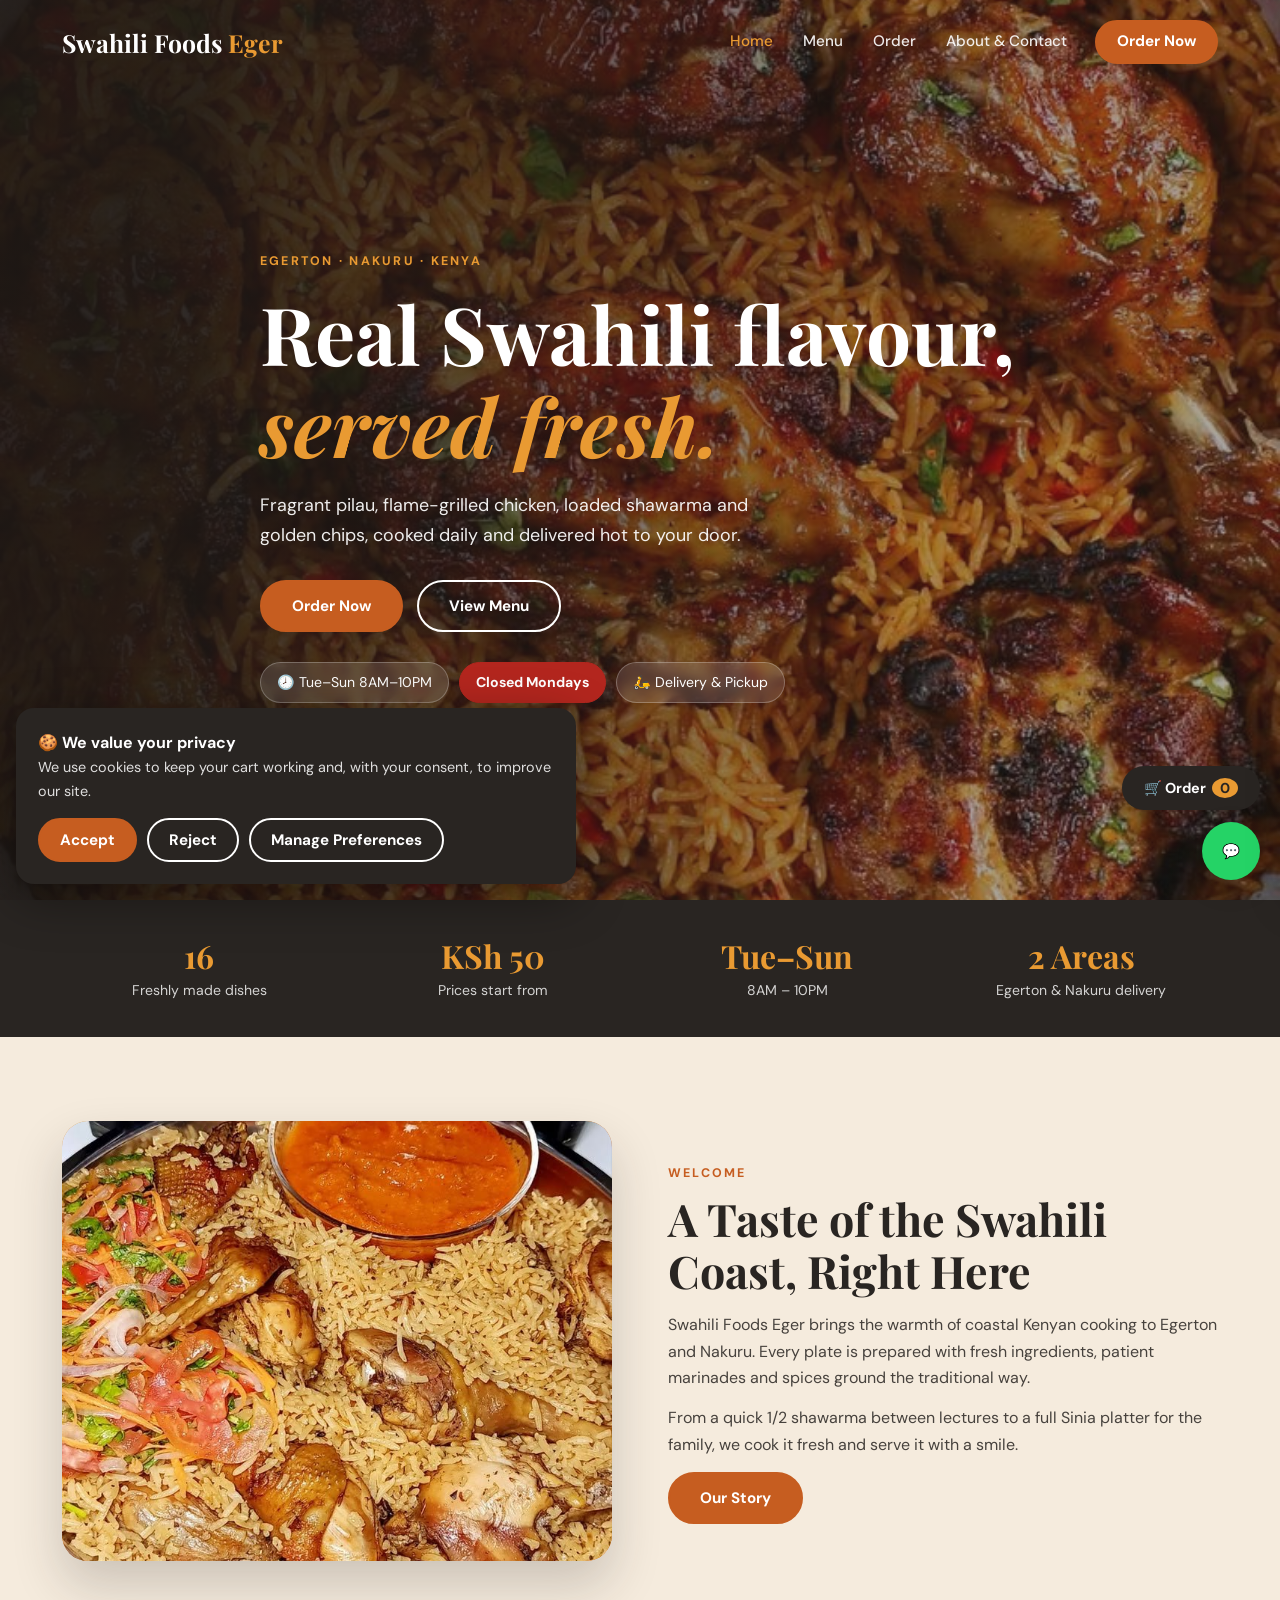
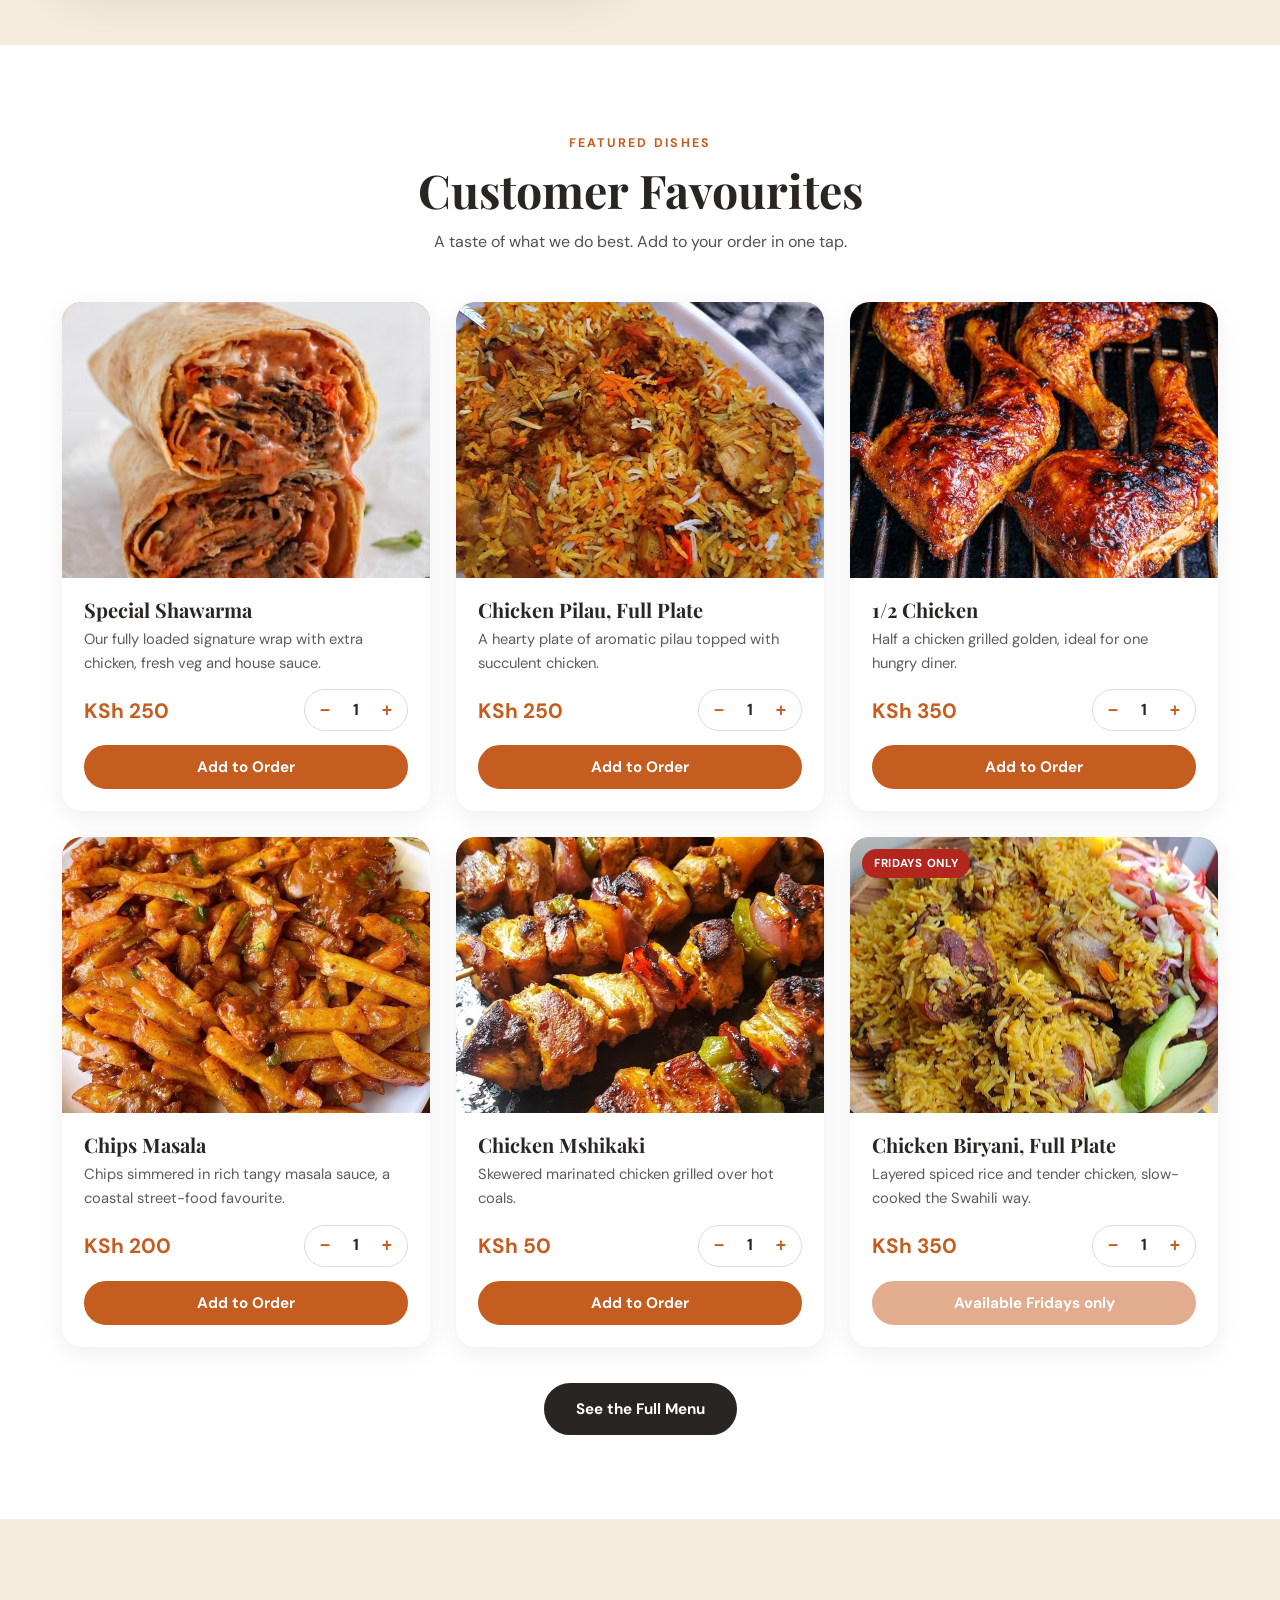
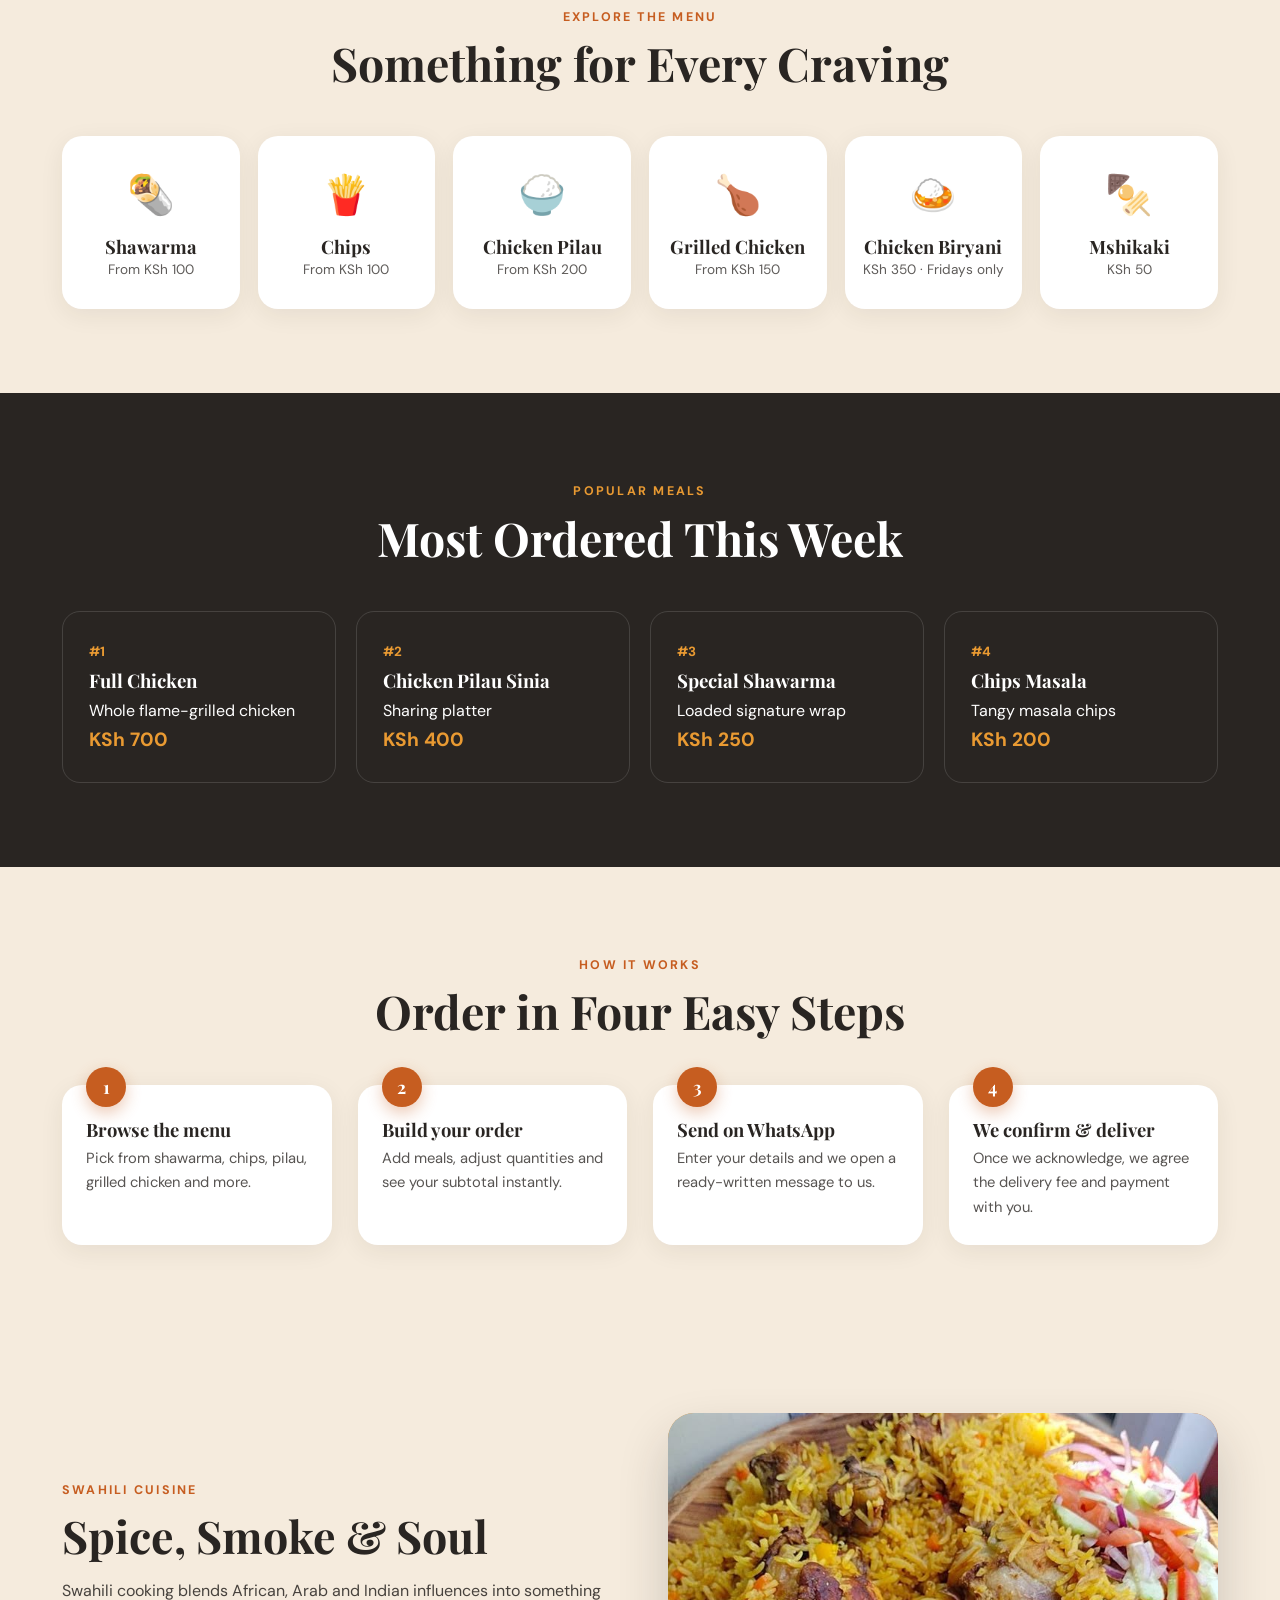
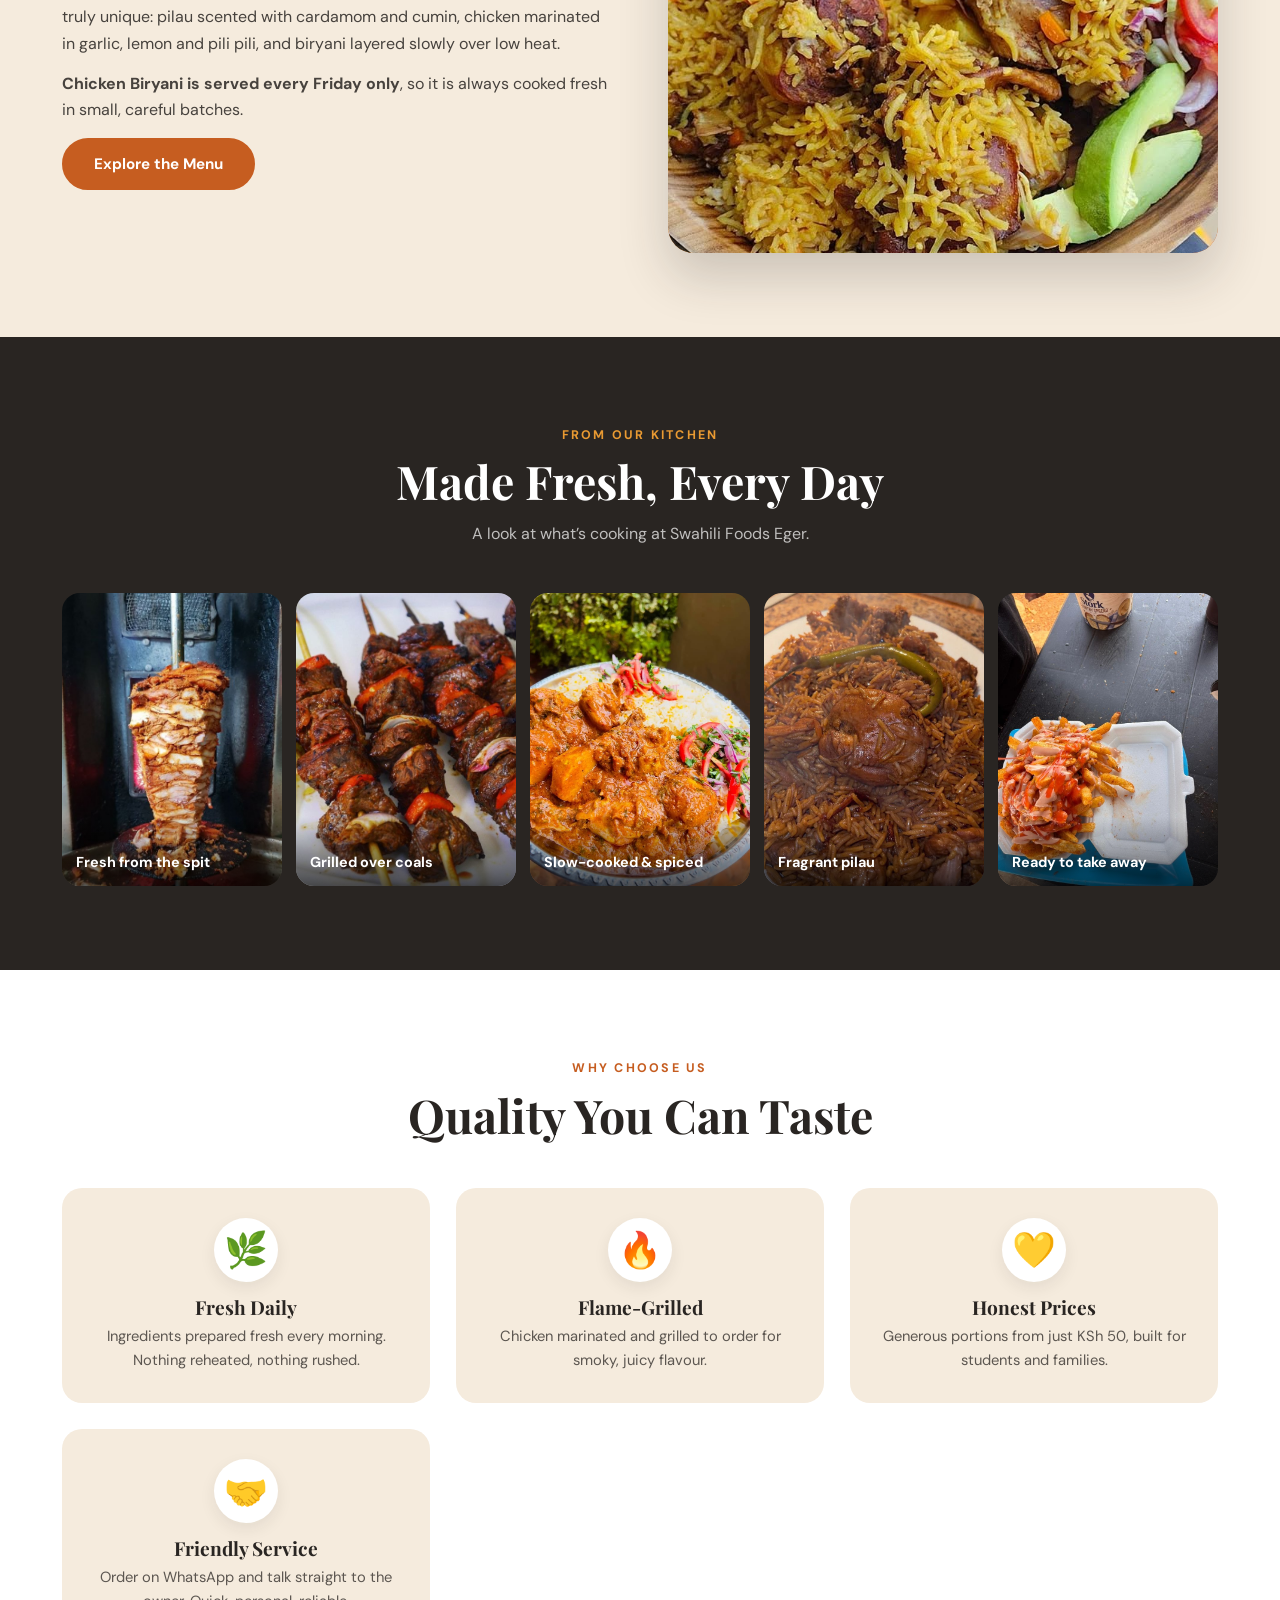
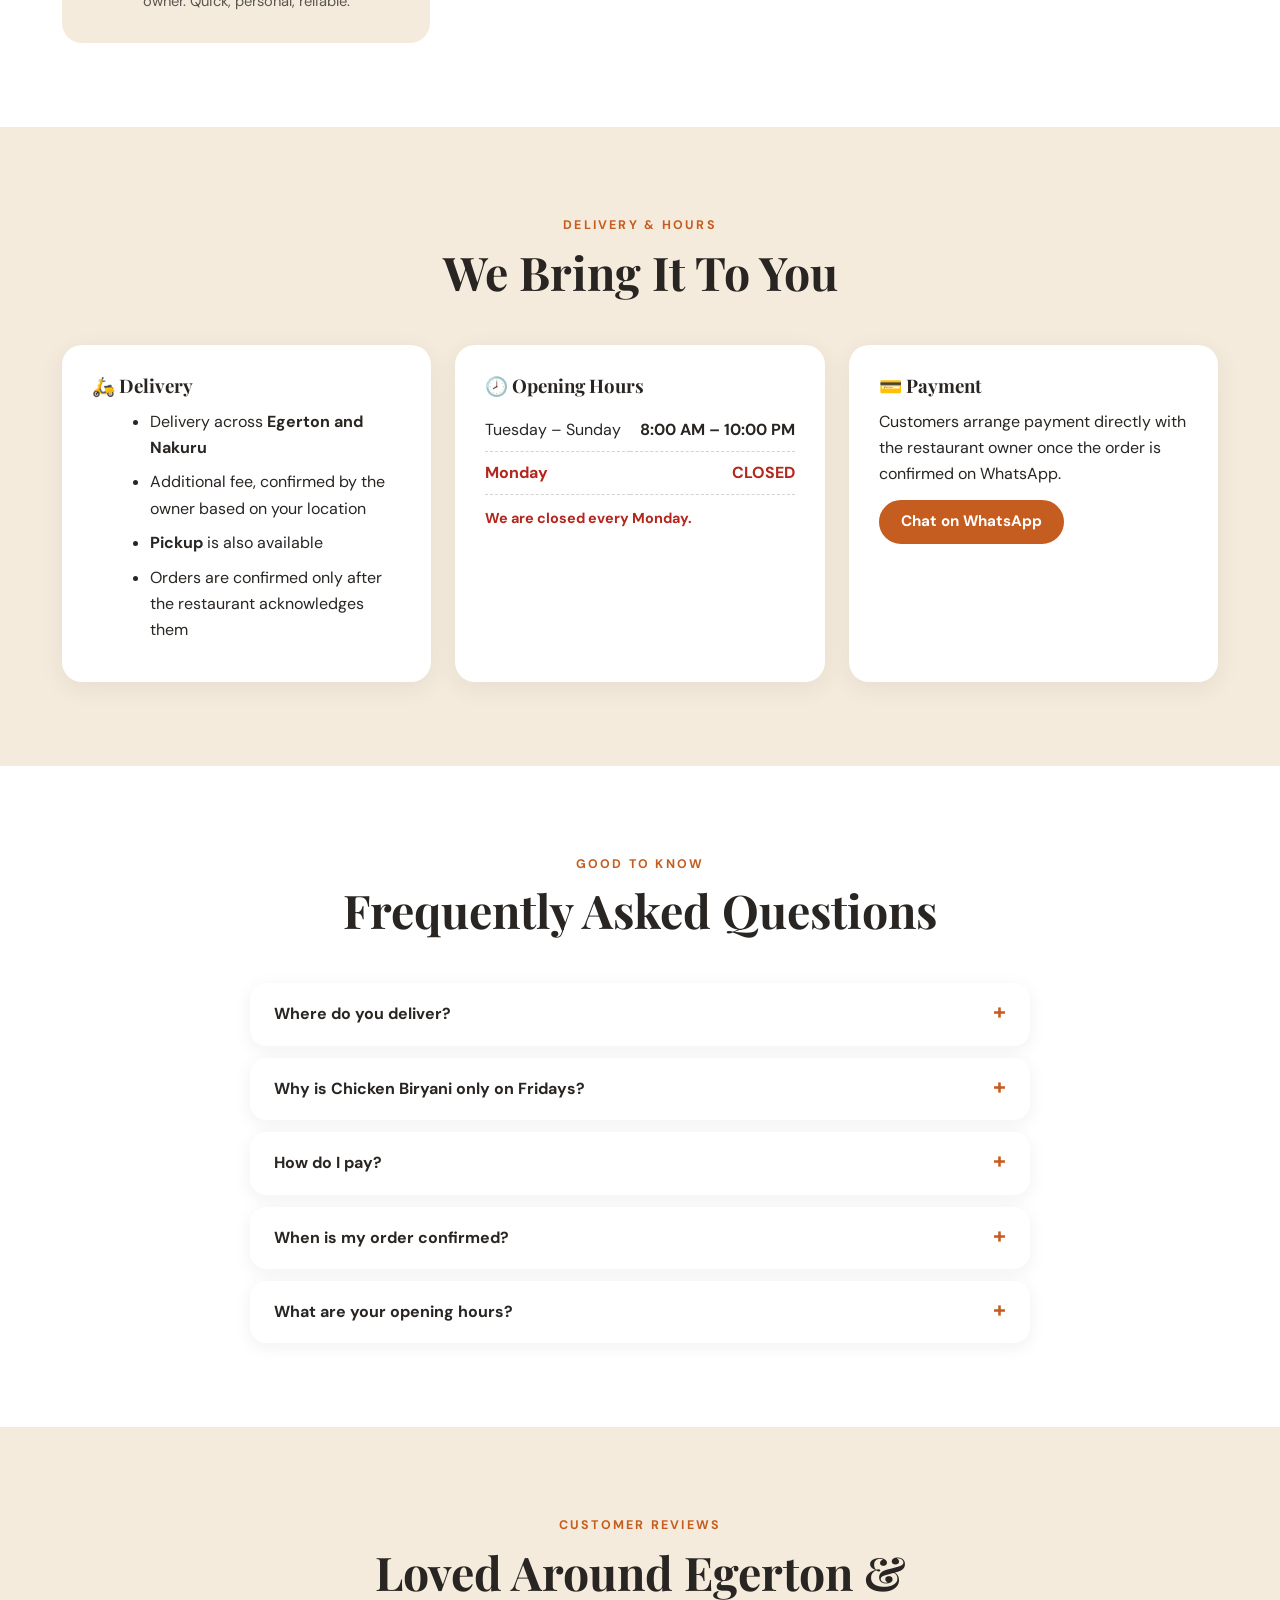
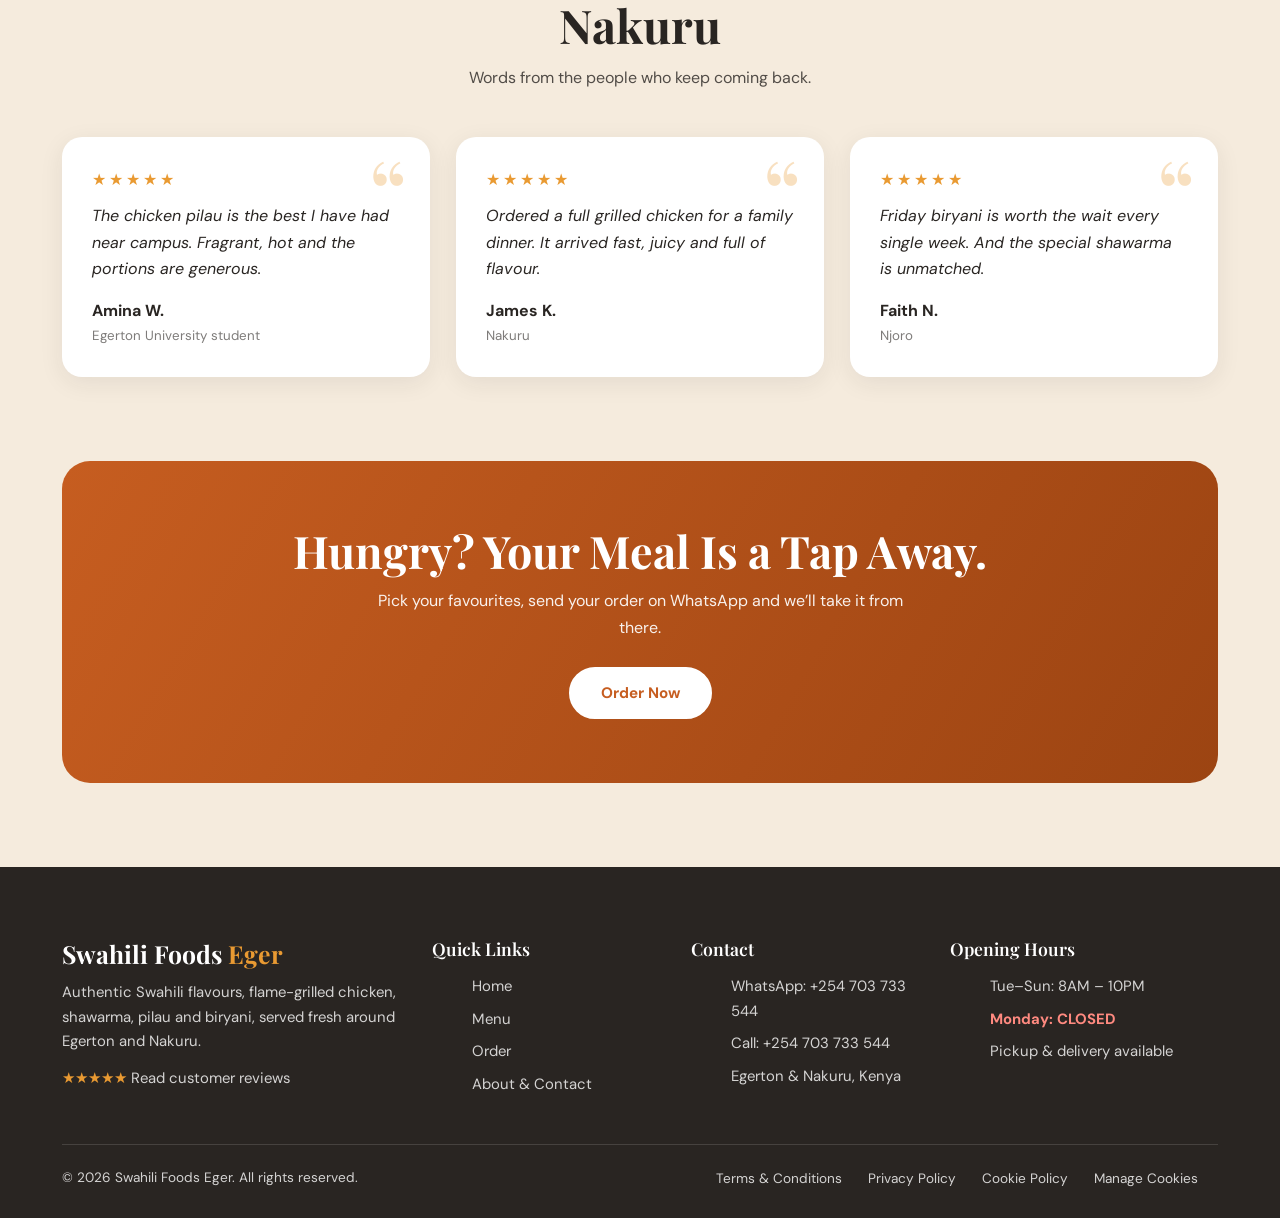
<file: index.html>
<!DOCTYPE html><html lang="en"><head><meta charset="utf-8"><meta name="viewport" content="width=device-width,initial-scale=1"><title>Swahili Foods Eger | Swahili Cuisine, Grilled Chicken &amp; Shawarma in Egerton &amp; Nakuru</title><meta name="description" content="Authentic Swahili food in Egerton and Nakuru: pilau, biryani, grilled chicken, shawarma and chips. Order on WhatsApp."><link rel="preconnect" href="https://fonts.googleapis.com"><link rel="preconnect" href="https://fonts.gstatic.com" crossorigin><link href="https://fonts.googleapis.com/css2?family=DM+Sans:wght@400;500;700&family=Playfair+Display:wght@600;700&display=swap" rel="stylesheet"><link rel="stylesheet" href="css/style.css"></head><body>
<section class="hero"><div class="wrap"><span class="eyebrow" style="color:var(--a)">Egerton · Nakuru · Kenya</span><h1>Real Swahili flavour, <em>served fresh.</em></h1><p>Fragrant pilau, flame-grilled chicken, loaded shawarma and golden chips, cooked daily and delivered hot to your door.</p><div class="cta"><a class="btn" href="menu.html">Order Now</a><a class="btn ghost" href="menu.html">View Menu</a></div><div class="pills"><span>🕗 Tue–Sun 8AM–10PM</span><span class="x">Closed Mondays</span><span>🛵 Delivery &amp; Pickup</span></div></div></section>
<div class="stats"><div class="wrap"><div><b>16</b><span>Freshly made dishes</span></div><div><b>KSh 50</b><span>Prices start from</span></div><div><b>Tue–Sun</b><span>8AM – 10PM</span></div><div><b>2 Areas</b><span>Egerton &amp; Nakuru delivery</span></div></div></div>
<section><div class="wrap split"><div class="pic rv">🍗<img src="images/about.jpg" alt="Swahili Foods Eger kitchen" onerror="this.remove()"></div><div class="rv"><span class="eyebrow">Welcome</span><h2>A Taste of the Swahili Coast, Right Here</h2><p>Swahili Foods Eger brings the warmth of coastal Kenyan cooking to Egerton and Nakuru. Every plate is prepared with fresh ingredients, patient marinades and spices ground the traditional way.</p><p>From a quick 1/2 shawarma between lectures to a full Sinia platter for the family, we cook it fresh and serve it with a smile.</p><a class="btn" href="about.html">Our Story</a></div></div></section>
<section class="white"><div class="wrap"><div class="sh rv"><span class="eyebrow">Featured Dishes</span><h2>Customer Favourites</h2><p>A taste of what we do best. Add to your order in one tap.</p></div><div class="grid" id="featured"></div><p style="text-align:center;margin-top:36px"><a class="btn dk" href="menu.html">See the Full Menu</a></p></div></section>
<section><div class="wrap"><div class="sh rv"><span class="eyebrow">Explore the Menu</span><h2>Something for Every Craving</h2></div><div class="tiles"><a class="tile rv" href="menu.html#cat-0"><span aria-hidden="true">🌯</span><h3>Shawarma</h3><p>From KSh 100</p></a><a class="tile rv" href="menu.html#cat-1"><span aria-hidden="true">🍟</span><h3>Chips</h3><p>From KSh 100</p></a><a class="tile rv" href="menu.html#cat-2"><span aria-hidden="true">🍚</span><h3>Chicken Pilau</h3><p>From KSh 200</p></a><a class="tile rv" href="menu.html#cat-3"><span aria-hidden="true">🍗</span><h3>Grilled Chicken</h3><p>From KSh 150</p></a><a class="tile rv" href="menu.html#cat-4"><span aria-hidden="true">🍛</span><h3>Chicken Biryani</h3><p>KSh 350 · Fridays only</p></a><a class="tile rv" href="menu.html#cat-5"><span aria-hidden="true">🍢</span><h3>Mshikaki</h3><p>KSh 50</p></a></div></div></section>
<section class="dark"><div class="wrap"><div class="sh rv"><span class="eyebrow" style="color:var(--a)">Popular Meals</span><h2>Most Ordered This Week</h2></div><div class="pop rv"><div><small>#1</small><h3>Full Chicken</h3><p>Whole flame-grilled chicken</p><b>KSh 700</b></div><div><small>#2</small><h3>Chicken Pilau Sinia</h3><p>Sharing platter</p><b>KSh 400</b></div><div><small>#3</small><h3>Special Shawarma</h3><p>Loaded signature wrap</p><b>KSh 250</b></div><div><small>#4</small><h3>Chips Masala</h3><p>Tangy masala chips</p><b>KSh 200</b></div></div></div></section>
<section><div class="wrap"><div class="sh rv"><span class="eyebrow">How It Works</span><h2>Order in Four Easy Steps</h2></div><div class="steps"><div class="step rv"><h3>Browse the menu</h3><p>Pick from shawarma, chips, pilau, grilled chicken and more.</p></div><div class="step rv"><h3>Build your order</h3><p>Add meals, adjust quantities and see your subtotal instantly.</p></div><div class="step rv"><h3>Send on WhatsApp</h3><p>Enter your details and we open a ready-written message to us.</p></div><div class="step rv"><h3>We confirm &amp; deliver</h3><p>Once we acknowledge, we agree the delivery fee and payment with you.</p></div></div></div></section>
<section><div class="wrap split"><div class="rv"><span class="eyebrow">Swahili Cuisine</span><h2>Spice, Smoke &amp; Soul</h2><p>Swahili cooking blends African, Arab and Indian influences into something truly unique: pilau scented with cardamom and cumin, chicken marinated in garlic, lemon and pili pili, and biryani layered slowly over low heat.</p><p><b>Chicken Biryani is served every Friday only</b>, so it is always cooked fresh in small, careful batches.</p><a class="btn" href="menu.html">Explore the Menu</a></div><div class="pic rv">🍛<img src="images/biryani.jpg" alt="Chicken biryani" onerror="this.remove()"></div></div></section>
<section class="dark"><div class="wrap"><div class="sh rv"><span class="eyebrow" style="color:var(--a)">From Our Kitchen</span><h2>Made Fresh, Every Day</h2><p>A look at what’s cooking at Swahili Foods Eger.</p></div><div class="gal"><figure class="rv"><img src="images/g1.jpg" alt="Shawarma roasting on the spit" loading="lazy"><figcaption>Fresh from the spit</figcaption></figure><figure class="rv"><img src="images/g2.jpg" alt="Skewers grilled over coals" loading="lazy"><figcaption>Grilled over coals</figcaption></figure><figure class="rv"><img src="images/g3.jpg" alt="Slow-cooked spiced dish" loading="lazy"><figcaption>Slow-cooked &amp; spiced</figcaption></figure><figure class="rv"><img src="images/g4.jpg" alt="Fragrant pilau" loading="lazy"><figcaption>Fragrant pilau</figcaption></figure><figure class="rv"><img src="images/g5.jpg" alt="Takeaway chips" loading="lazy"><figcaption>Ready to take away</figcaption></figure></div></div></section>
<section class="white"><div class="wrap"><div class="sh rv"><span class="eyebrow">Why Choose Us</span><h2>Quality You Can Taste</h2></div><div class="grid"><div class="feat rv"><i aria-hidden="true">🌿</i><h3>Fresh Daily</h3><p>Ingredients prepared fresh every morning. Nothing reheated, nothing rushed.</p></div><div class="feat rv"><i aria-hidden="true">🔥</i><h3>Flame-Grilled</h3><p>Chicken marinated and grilled to order for smoky, juicy flavour.</p></div><div class="feat rv"><i aria-hidden="true">💛</i><h3>Honest Prices</h3><p>Generous portions from just KSh 50, built for students and families.</p></div><div class="feat rv"><i aria-hidden="true">🤝</i><h3>Friendly Service</h3><p>Order on WhatsApp and talk straight to the owner. Quick, personal, reliable.</p></div></div></div></section>
<section><div class="wrap"><div class="sh rv"><span class="eyebrow">Delivery &amp; Hours</span><h2>We Bring It To You</h2></div><div class="info"><div class="box rv"><h3>🛵 Delivery</h3><ul><li>Delivery across <b>Egerton and Nakuru</b></li><li>Additional fee, confirmed by the owner based on your location</li><li><b>Pickup</b> is also available</li><li>Orders are confirmed only after the restaurant acknowledges them</li></ul></div><div class="box rv"><h3>🕗 Opening Hours</h3><table class="hrs"><tr><td>Tuesday – Sunday</td><td>8:00 AM – 10:00 PM</td></tr><tr class="cl"><td>Monday</td><td>CLOSED</td></tr></table><p style="margin-top:12px;font-size:.9rem"><b style="color:#b3261e">We are closed every Monday.</b></p></div><div class="box rv"><h3>💳 Payment</h3><p>Customers arrange payment directly with the restaurant owner once the order is confirmed on WhatsApp.</p><p style="margin-top:12px"><a class="btn sm" href="https://wa.me/254703733544">Chat on WhatsApp</a></p></div></div></div></section>
<section class="white"><div class="wrap"><div class="sh rv"><span class="eyebrow">Good to Know</span><h2>Frequently Asked Questions</h2></div><div class="faq rv"><details><summary>Where do you deliver?</summary><p>We deliver within Egerton and Nakuru. Delivery has an additional fee which the owner confirms with you based on your location. Pickup is also available.</p></details><details><summary>Why is Chicken Biryani only on Fridays?</summary><p>Biryani is cooked in careful, fresh batches every Friday, so it is only available to order that day.</p></details><details><summary>How do I pay?</summary><p>Payment is arranged directly with the restaurant owner after your order is acknowledged on WhatsApp.</p></details><details><summary>When is my order confirmed?</summary><p>Sending the WhatsApp message is a request. Your order is confirmed once the restaurant acknowledges it.</p></details><details><summary>What are your opening hours?</summary><p>We are open Tuesday to Sunday, 8AM to 10PM, and closed every Monday.</p></details></div></div></section>
<section id="reviews"><div class="wrap"><div class="sh rv"><span class="eyebrow">Customer Reviews</span><h2>Loved Around Egerton &amp; Nakuru</h2><p>Words from the people who keep coming back.</p></div><div class="grid"><div class="rev rv"><div class="st">★★★★★</div><p>The chicken pilau is the best I have had near campus. Fragrant, hot and the portions are generous.</p><b>Amina W.<small>Egerton University student</small></b></div><div class="rev rv"><div class="st">★★★★★</div><p>Ordered a full grilled chicken for a family dinner. It arrived fast, juicy and full of flavour.</p><b>James K.<small>Nakuru</small></b></div><div class="rev rv"><div class="st">★★★★★</div><p>Friday biryani is worth the wait every single week. And the special shawarma is unmatched.</p><b>Faith N.<small>Njoro</small></b></div></div></div></section>
<section style="padding-top:0"><div class="wrap"><div class="band rv"><h2>Hungry? Your Meal Is a Tap Away.</h2><p>Pick your favourites, send your order on WhatsApp and we’ll take it from there.</p><a class="btn" href="menu.html">Order Now</a></div></div></section>
<script src="js/app.js"></script></body></html>
</file>
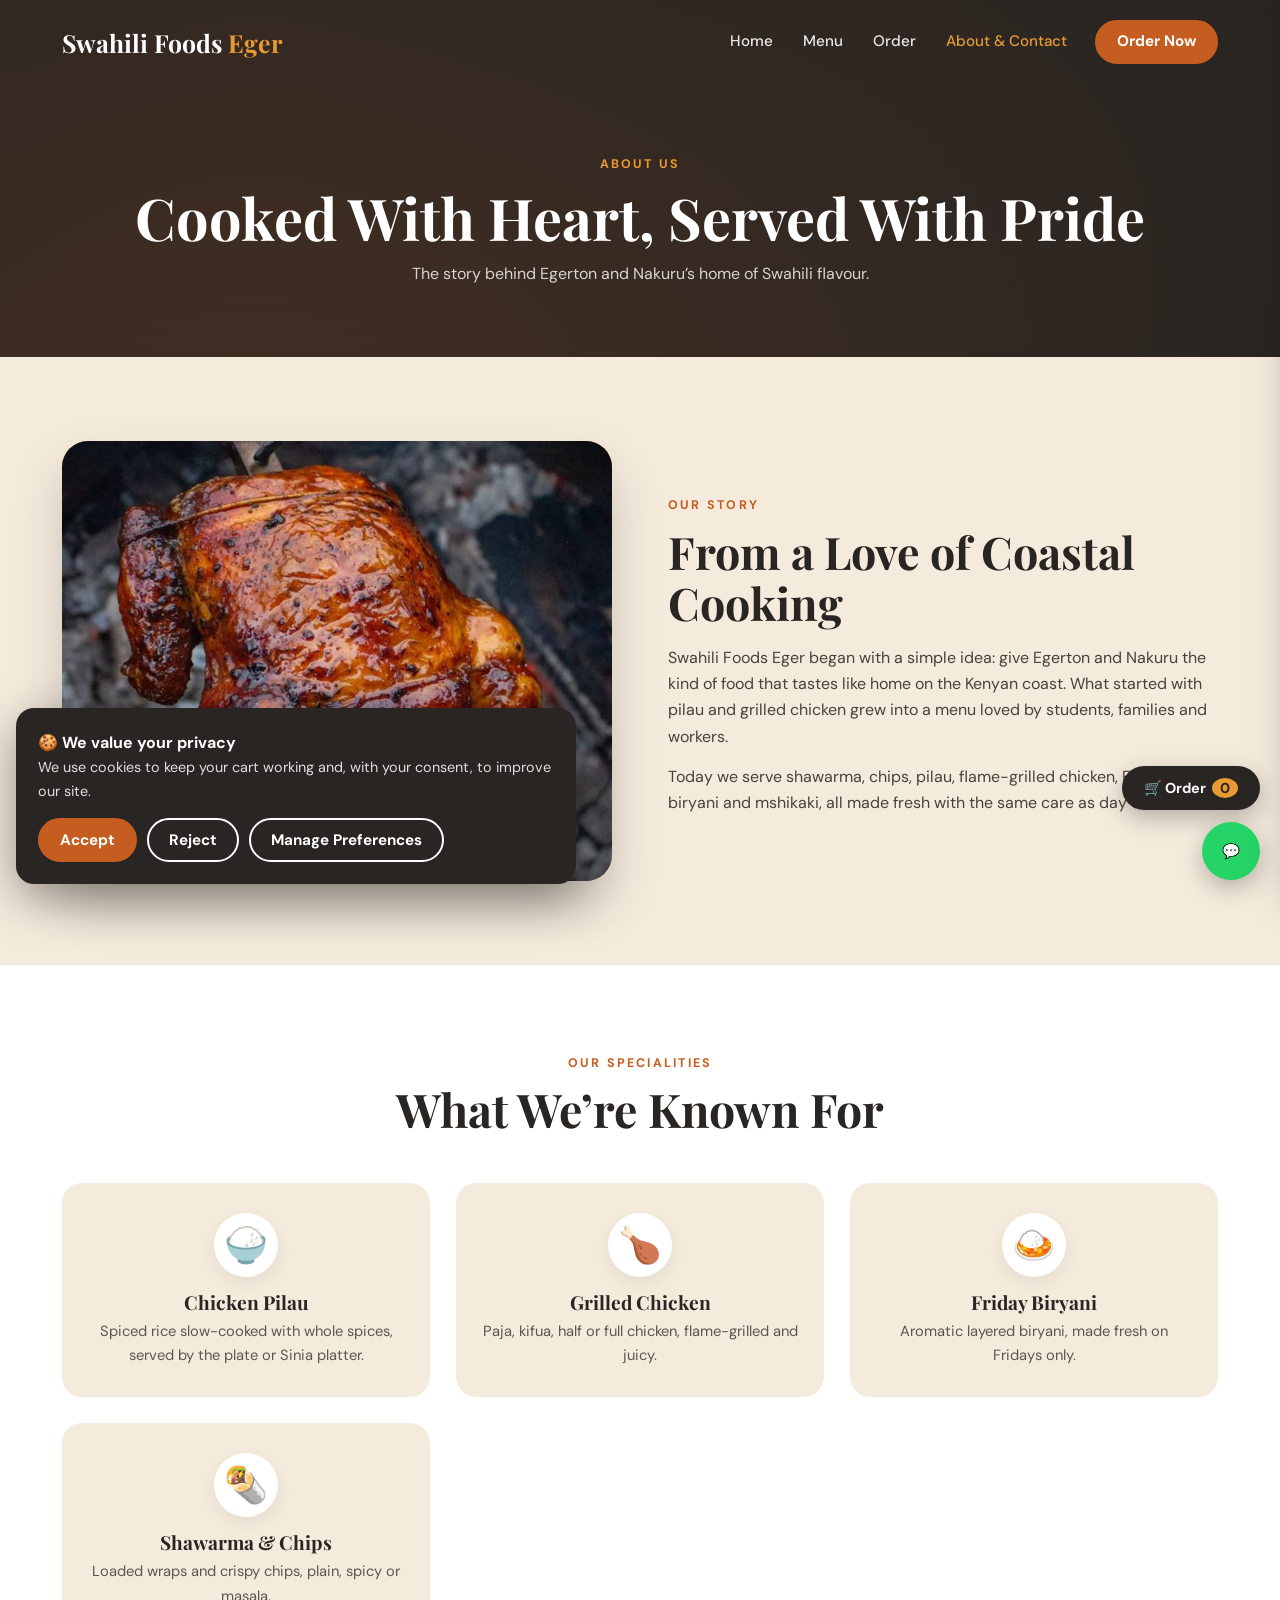
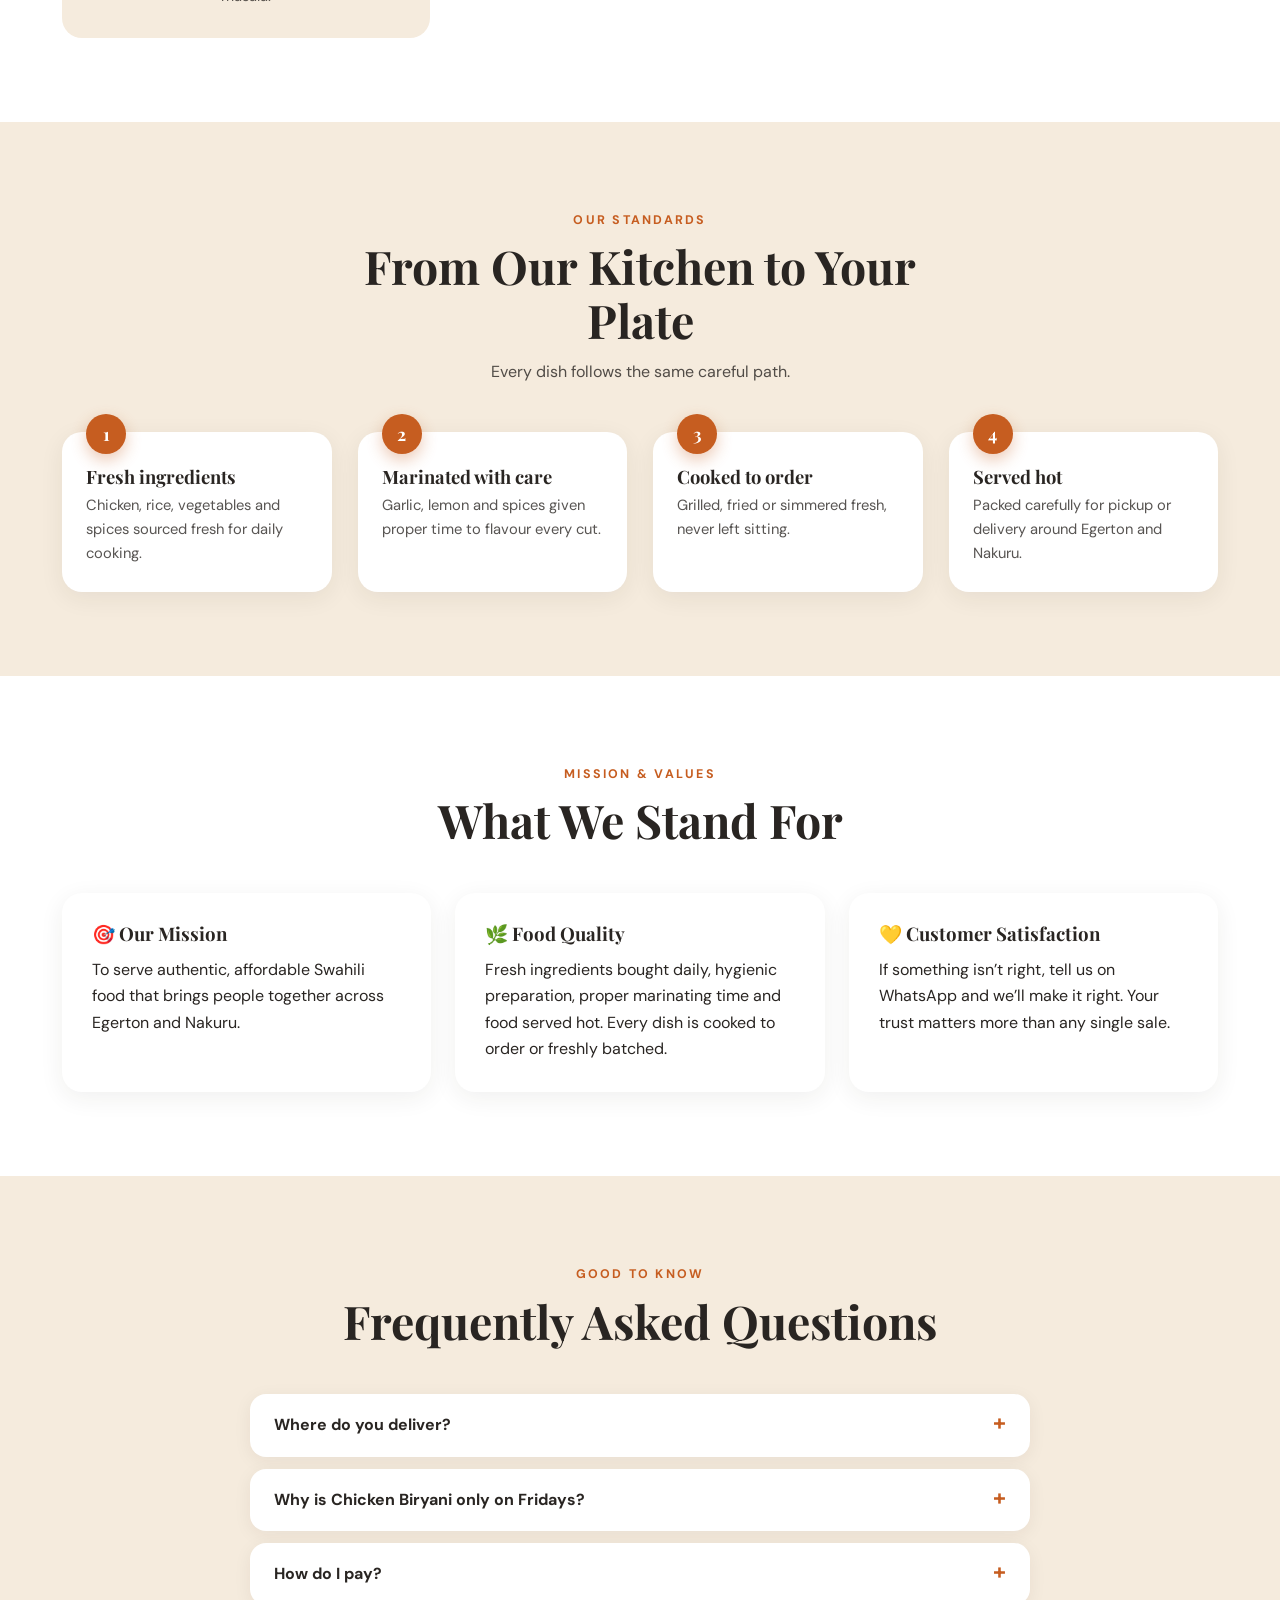
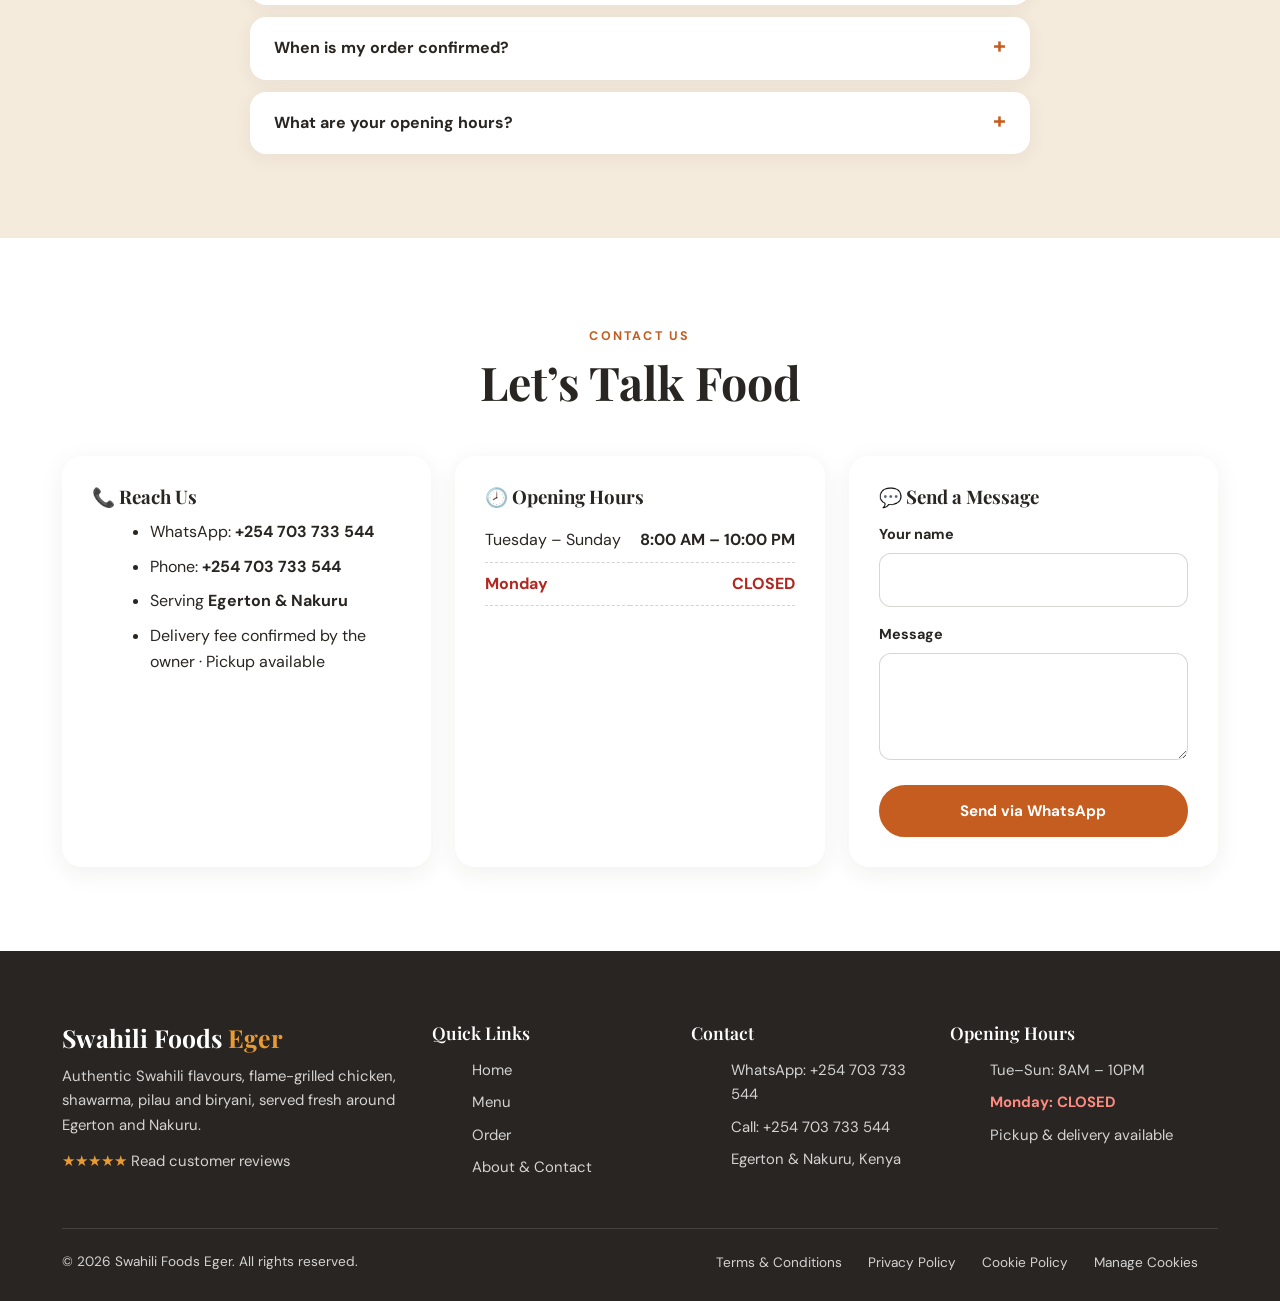
<file: about.html>
<!DOCTYPE html><html lang="en"><head><meta charset="utf-8"><meta name="viewport" content="width=device-width,initial-scale=1"><title>About &amp; Contact | Swahili Foods Eger</title><meta name="description" content="Our story, values and how to reach Swahili Foods Eger in Egerton and Nakuru."><link rel="preconnect" href="https://fonts.googleapis.com"><link rel="preconnect" href="https://fonts.gstatic.com" crossorigin><link href="https://fonts.googleapis.com/css2?family=DM+Sans:wght@400;500;700&family=Playfair+Display:wght@600;700&display=swap" rel="stylesheet"><link rel="stylesheet" href="css/style.css"></head><body>
<section class="ph"><span class="eyebrow" style="color:var(--a)">About Us</span><h1>Cooked With Heart, Served With Pride</h1><p>The story behind Egerton and Nakuru’s home of Swahili flavour.</p></section>
<section><div class="wrap split"><div class="pic rv">👨‍🍳<img src="images/kitchen.jpg" alt="Our kitchen" onerror="this.remove()"></div><div class="rv"><span class="eyebrow">Our Story</span><h2>From a Love of Coastal Cooking</h2><p>Swahili Foods Eger began with a simple idea: give Egerton and Nakuru the kind of food that tastes like home on the Kenyan coast. What started with pilau and grilled chicken grew into a menu loved by students, families and workers.</p><p>Today we serve shawarma, chips, pilau, flame-grilled chicken, Friday biryani and mshikaki, all made fresh with the same care as day one.</p></div></div></section>
<section class="white"><div class="wrap"><div class="sh rv"><span class="eyebrow">Our Specialities</span><h2>What We’re Known For</h2></div><div class="grid"><div class="feat rv"><i aria-hidden="true">🍚</i><h3>Chicken Pilau</h3><p>Spiced rice slow-cooked with whole spices, served by the plate or Sinia platter.</p></div><div class="feat rv"><i aria-hidden="true">🍗</i><h3>Grilled Chicken</h3><p>Paja, kifua, half or full chicken, flame-grilled and juicy.</p></div><div class="feat rv"><i aria-hidden="true">🍛</i><h3>Friday Biryani</h3><p>Aromatic layered biryani, made fresh on Fridays only.</p></div><div class="feat rv"><i aria-hidden="true">🌯</i><h3>Shawarma &amp; Chips</h3><p>Loaded wraps and crispy chips, plain, spicy or masala.</p></div></div></div></section>
<section><div class="wrap"><div class="sh rv"><span class="eyebrow">Our Standards</span><h2>From Our Kitchen to Your Plate</h2><p>Every dish follows the same careful path.</p></div><div class="steps"><div class="step rv"><h3>Fresh ingredients</h3><p>Chicken, rice, vegetables and spices sourced fresh for daily cooking.</p></div><div class="step rv"><h3>Marinated with care</h3><p>Garlic, lemon and spices given proper time to flavour every cut.</p></div><div class="step rv"><h3>Cooked to order</h3><p>Grilled, fried or simmered fresh, never left sitting.</p></div><div class="step rv"><h3>Served hot</h3><p>Packed carefully for pickup or delivery around Egerton and Nakuru.</p></div></div></div></section>
<section class="white"><div class="wrap"><div class="sh rv"><span class="eyebrow">Mission &amp; Values</span><h2>What We Stand For</h2></div><div class="info"><div class="box rv"><h3>🎯 Our Mission</h3><p>To serve authentic, affordable Swahili food that brings people together across Egerton and Nakuru.</p></div><div class="box rv"><h3>🌿 Food Quality</h3><p>Fresh ingredients bought daily, hygienic preparation, proper marinating time and food served hot. Every dish is cooked to order or freshly batched.</p></div><div class="box rv"><h3>💛 Customer Satisfaction</h3><p>If something isn’t right, tell us on WhatsApp and we’ll make it right. Your trust matters more than any single sale.</p></div></div></div></section>
<section><div class="wrap"><div class="sh rv"><span class="eyebrow">Good to Know</span><h2>Frequently Asked Questions</h2></div><div class="faq rv"><details><summary>Where do you deliver?</summary><p>We deliver within Egerton and Nakuru. Delivery has an additional fee which the owner confirms with you based on your location. Pickup is also available.</p></details><details><summary>Why is Chicken Biryani only on Fridays?</summary><p>Biryani is cooked in careful, fresh batches every Friday, so it is only available to order that day.</p></details><details><summary>How do I pay?</summary><p>Payment is arranged directly with the restaurant owner after your order is acknowledged on WhatsApp.</p></details><details><summary>When is my order confirmed?</summary><p>Sending the WhatsApp message is a request. Your order is confirmed once the restaurant acknowledges it.</p></details><details><summary>What are your opening hours?</summary><p>We are open Tuesday to Sunday, 8AM to 10PM, and closed every Monday.</p></details></div></div></section>
<section class="white" id="contact"><div class="wrap"><div class="sh rv"><span class="eyebrow">Contact Us</span><h2>Let’s Talk Food</h2></div><div class="info"><div class="box rv"><h3>📞 Reach Us</h3><ul><li>WhatsApp: <a href="https://wa.me/254703733544"><b>+254 703 733 544</b></a></li><li>Phone: <a href="tel:+254703733544"><b>+254 703 733 544</b></a></li><li>Serving <b>Egerton &amp; Nakuru</b></li><li>Delivery fee confirmed by the owner · Pickup available</li></ul></div><div class="box rv"><h3>🕗 Opening Hours</h3><table class="hrs"><tr><td>Tuesday – Sunday</td><td>8:00 AM – 10:00 PM</td></tr><tr class="cl"><td>Monday</td><td>CLOSED</td></tr></table></div><form class="box fm rv" id="cf"><h3>💬 Send a Message</h3><label for="n">Your name</label><input id="n" required><label for="m">Message</label><textarea id="m" rows="3" required></textarea><button class="btn" style="margin-top:16px;width:100%">Send via WhatsApp</button></form></div></div></section>
<script src="js/app.js"></script></body></html>
</file>
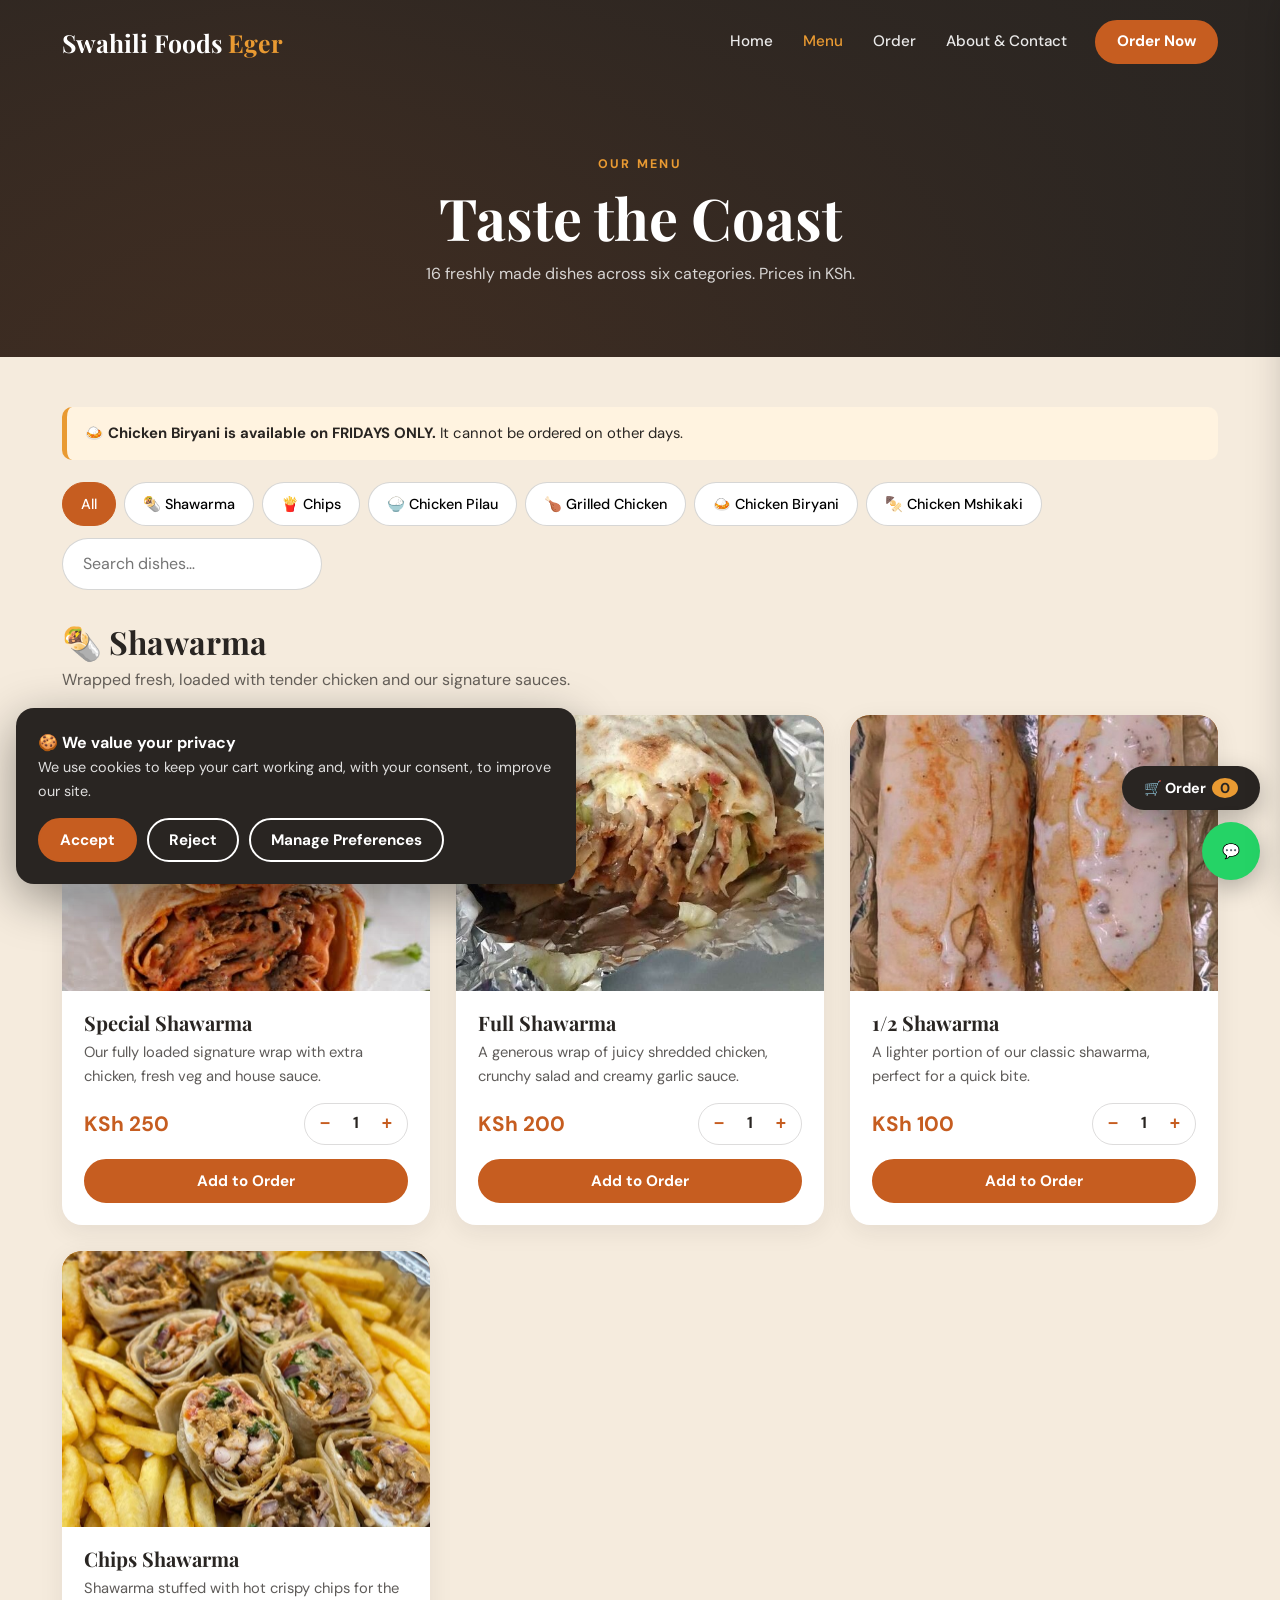
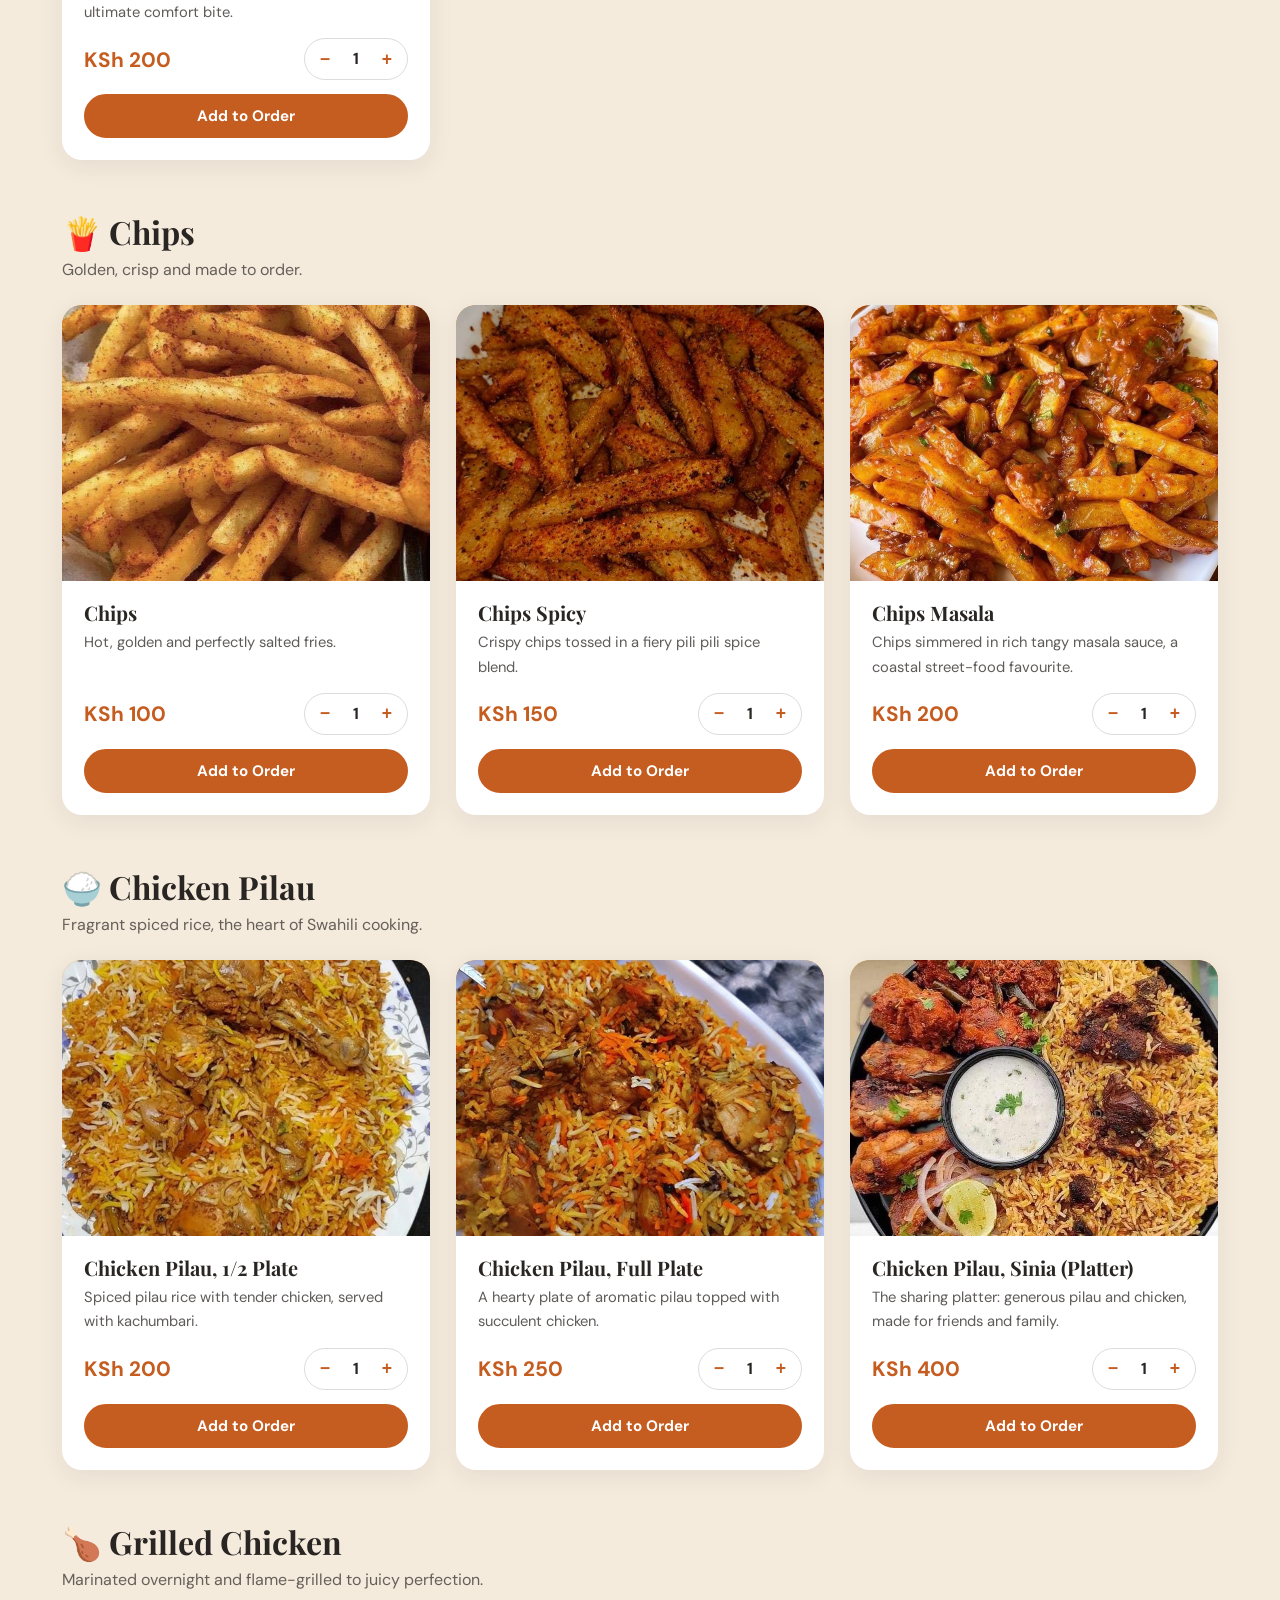
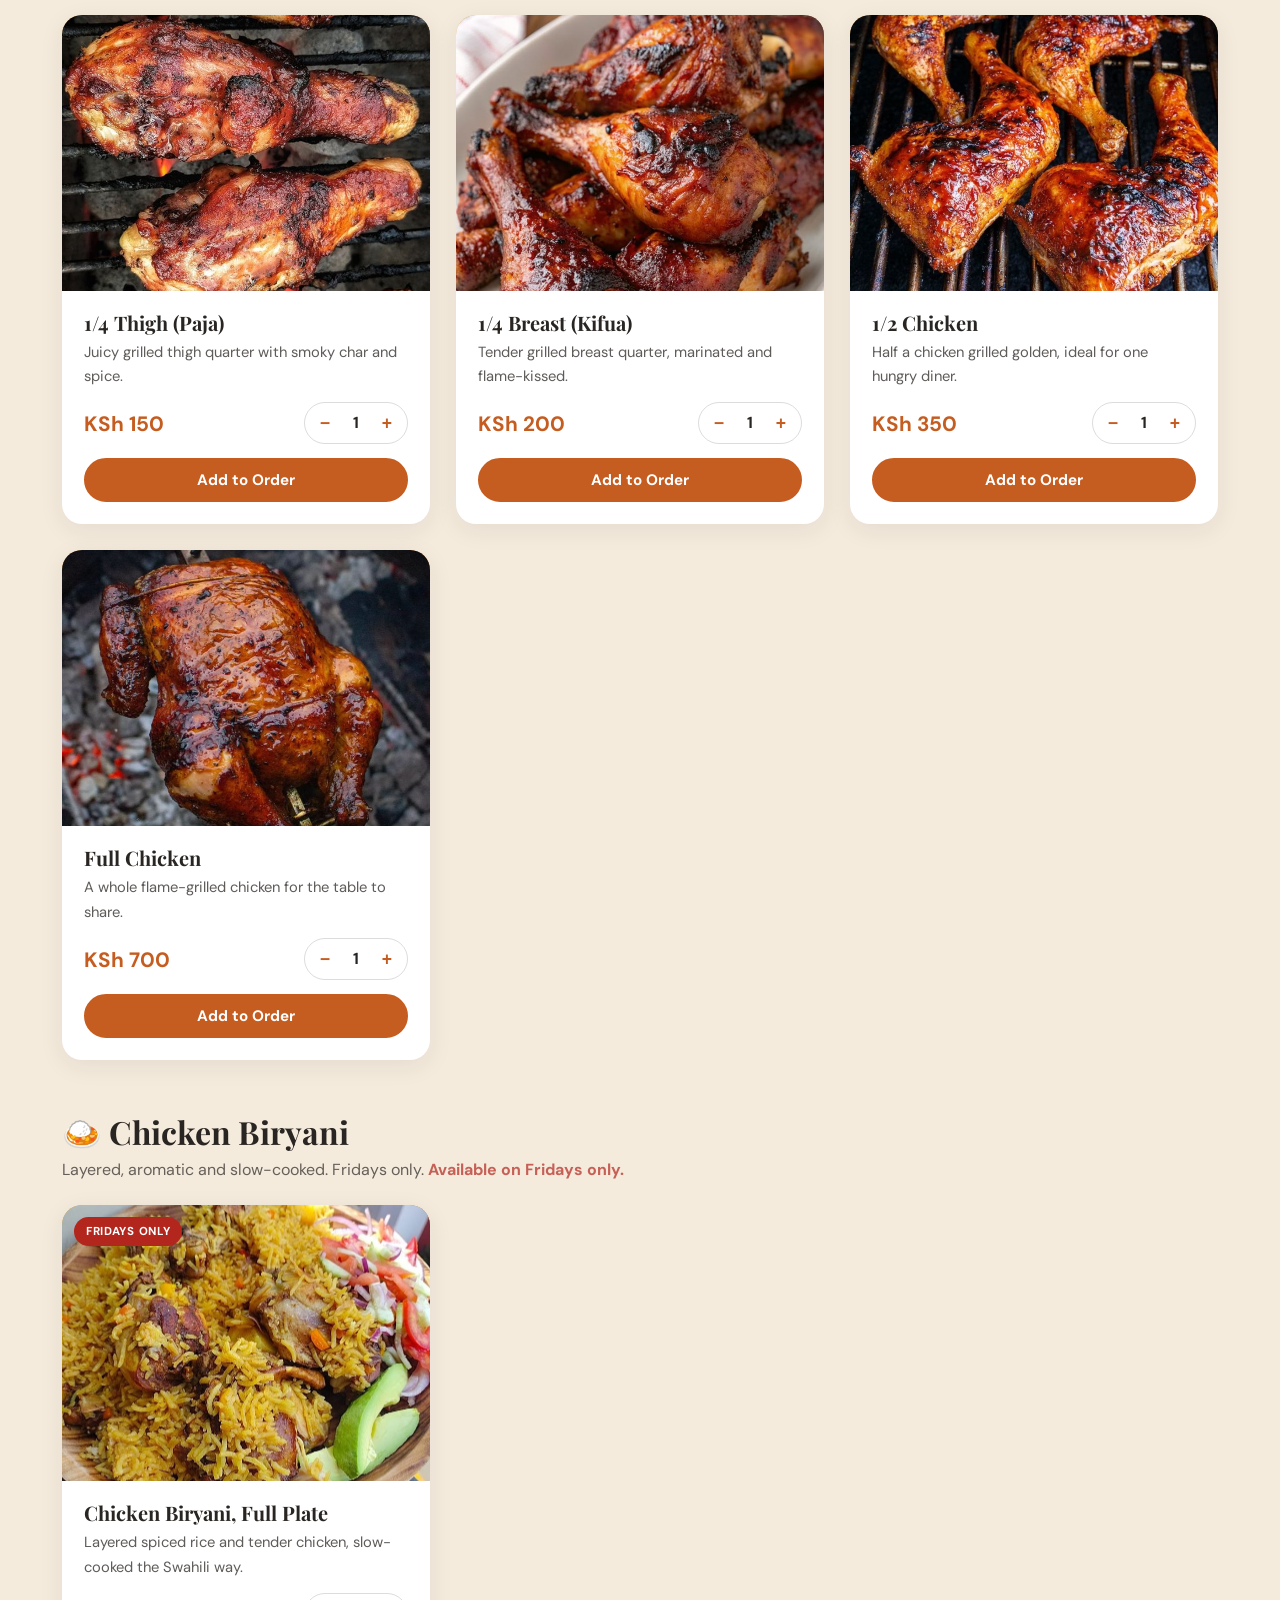
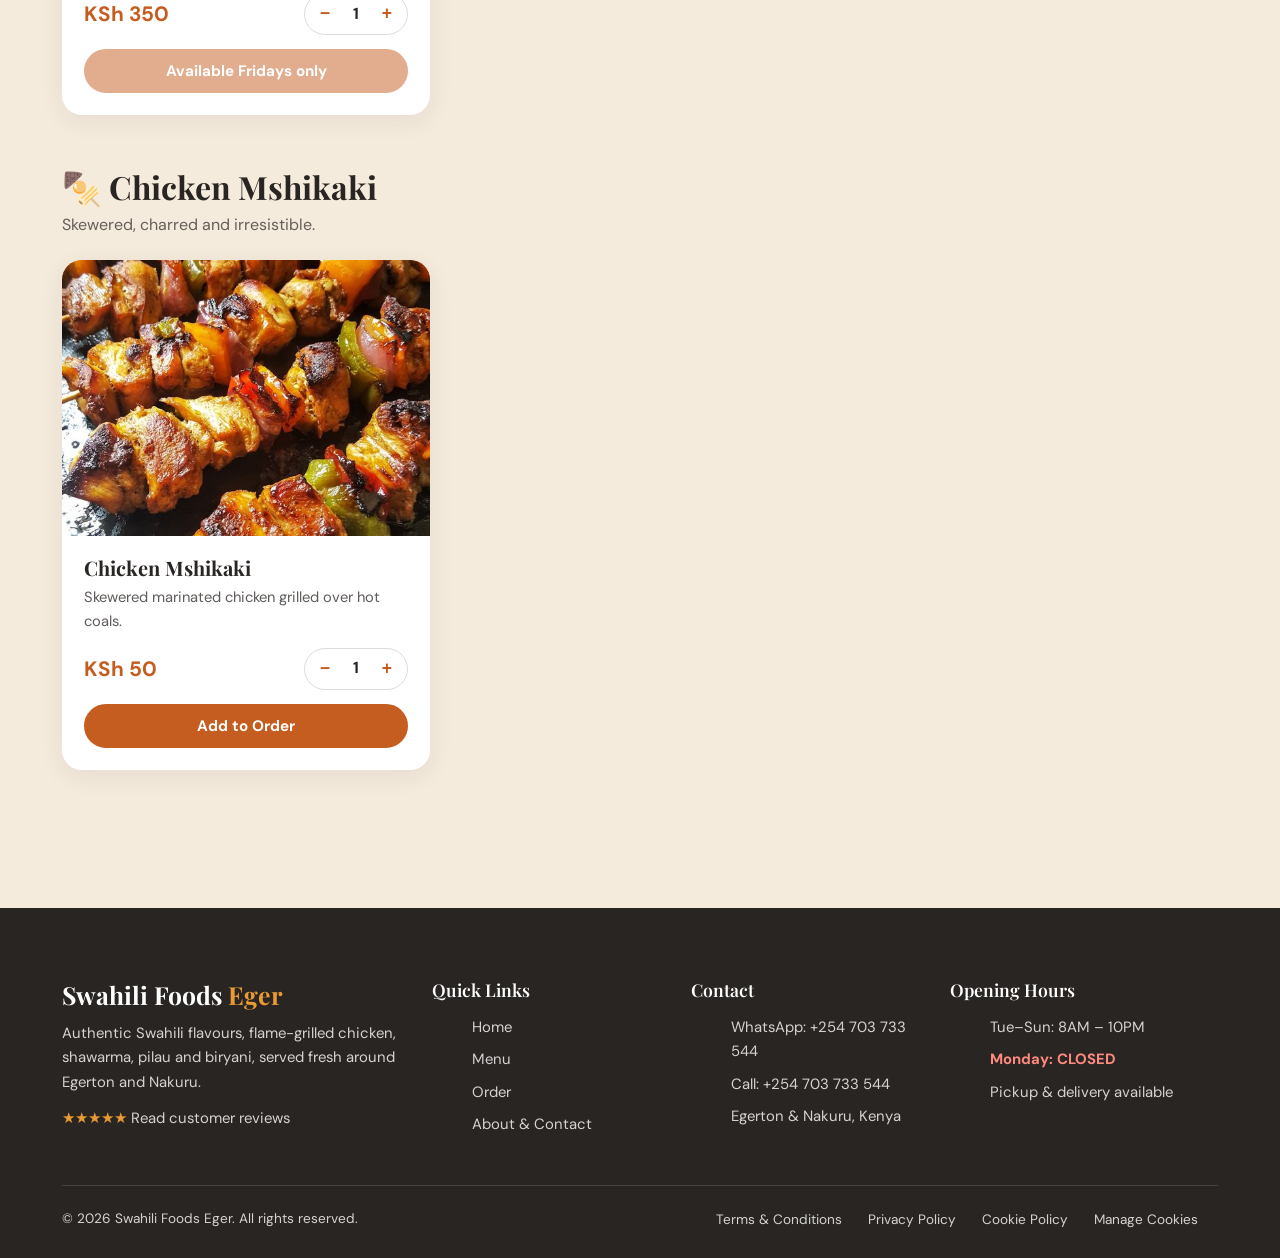
<file: menu.html>
<!DOCTYPE html><html lang="en"><head><meta charset="utf-8"><meta name="viewport" content="width=device-width,initial-scale=1"><title>Menu | Swahili Foods Eger</title><meta name="description" content="Full menu with prices in KSh: shawarma, chips, pilau, grilled chicken, biryani and mshikaki."><link rel="preconnect" href="https://fonts.googleapis.com"><link rel="preconnect" href="https://fonts.gstatic.com" crossorigin><link href="https://fonts.googleapis.com/css2?family=DM+Sans:wght@400;500;700&family=Playfair+Display:wght@600;700&display=swap" rel="stylesheet"><link rel="stylesheet" href="css/style.css"></head><body>
<section class="ph"><span class="eyebrow" style="color:var(--a)">Our Menu</span><h1>Taste the Coast</h1><p>16 freshly made dishes across six categories. Prices in KSh.</p></section>
<section style="padding-top:50px"><div class="wrap"><div id="notice"></div><div class="notice"><b>🍛 Chicken Biryani is available on FRIDAYS ONLY.</b> It cannot be ordered on other days.</div><div class="bar"><div class="chips" id="chips"></div><input class="srch" id="s" type="search" placeholder="Search dishes…" aria-label="Search menu"></div><div id="menu"></div></div></section>
<script src="js/app.js"></script></body></html>
</file>
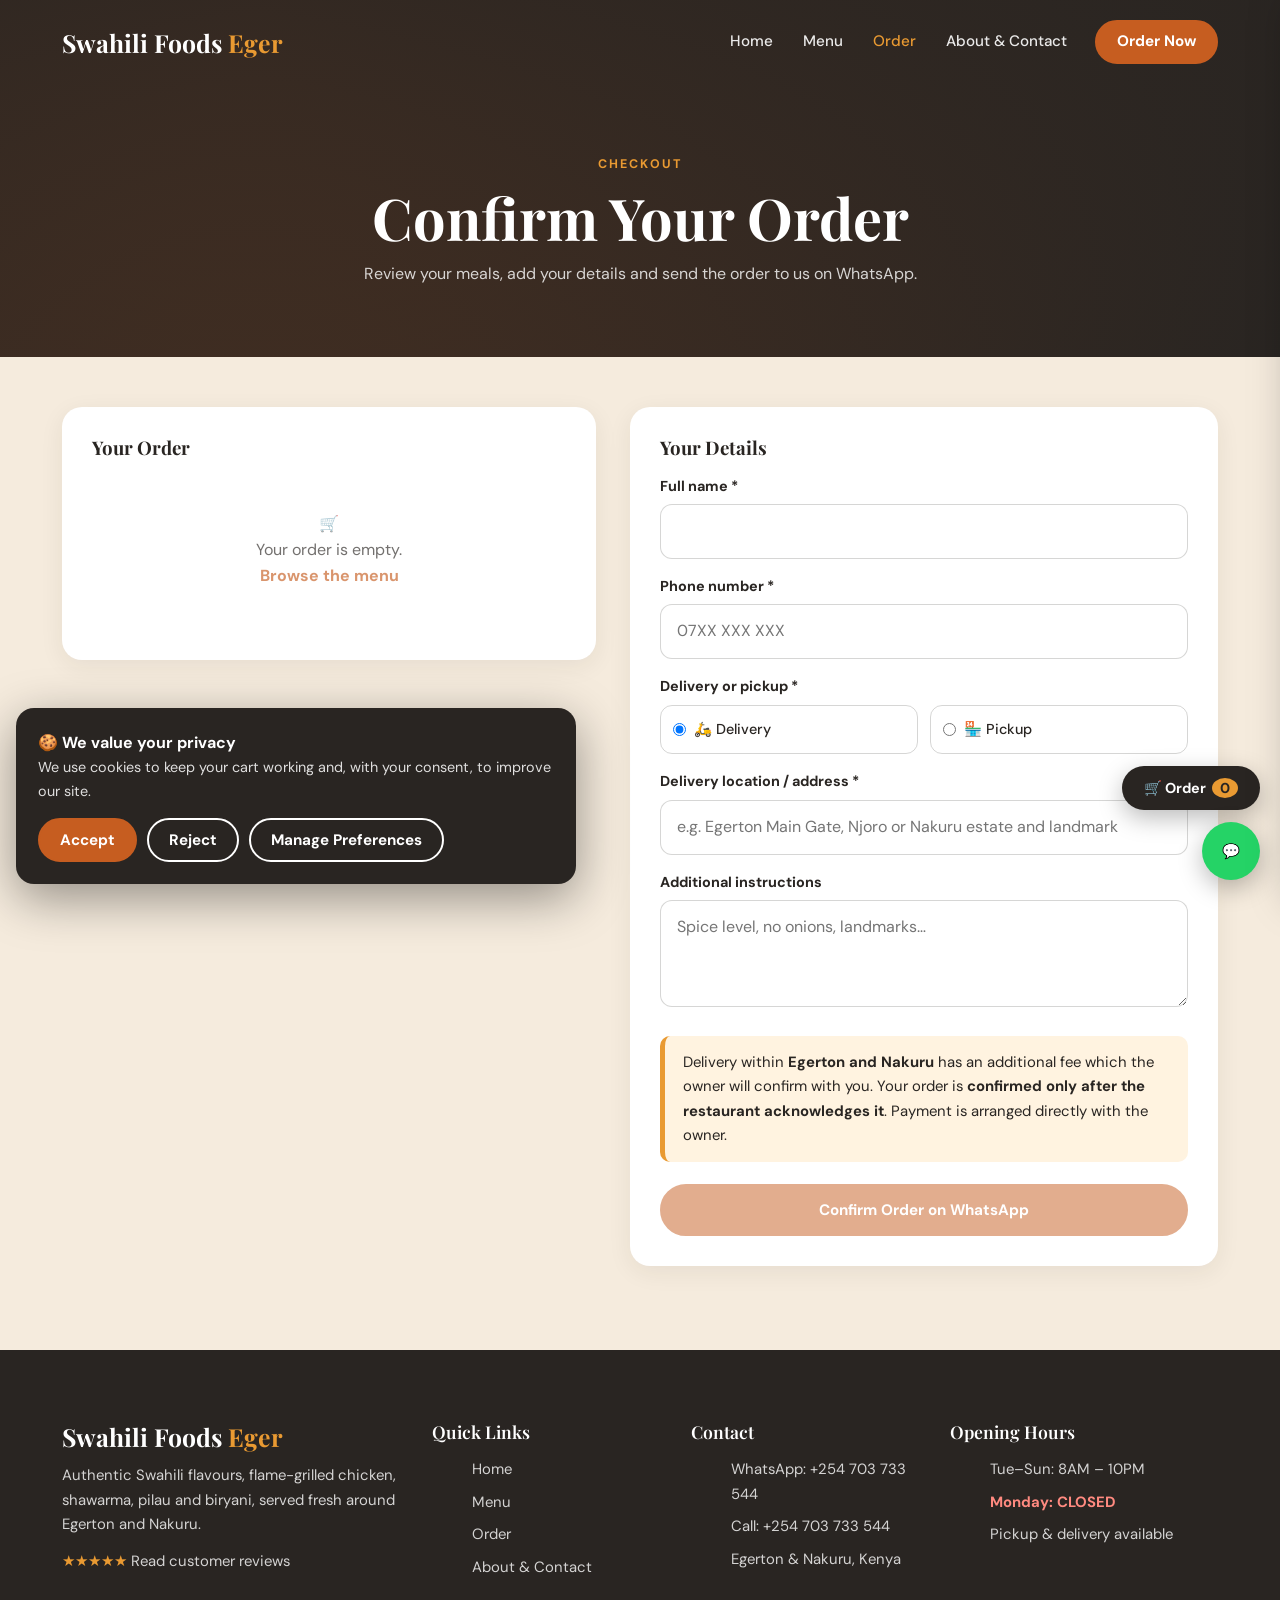
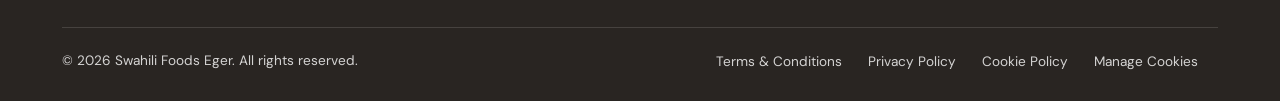
<file: order.html>
<!DOCTYPE html><html lang="en"><head><meta charset="utf-8"><meta name="viewport" content="width=device-width,initial-scale=1"><title>Checkout | Swahili Foods Eger</title><meta name="description" content="Review your order and send it to Swahili Foods Eger on WhatsApp."><link rel="preconnect" href="https://fonts.googleapis.com"><link rel="preconnect" href="https://fonts.gstatic.com" crossorigin><link href="https://fonts.googleapis.com/css2?family=DM+Sans:wght@400;500;700&family=Playfair+Display:wght@600;700&display=swap" rel="stylesheet"><link rel="stylesheet" href="css/style.css"></head><body>
<section class="ph"><span class="eyebrow" style="color:var(--a)">Checkout</span><h1>Confirm Your Order</h1><p>Review your meals, add your details and send the order to us on WhatsApp.</p></section>
<section style="padding-top:50px"><div class="wrap"><div id="notice"></div><div class="co"><div class="box"><h3>Your Order</h3><div class="cartbox"></div></div><form class="box fm" id="of"><h3>Your Details</h3><label for="nm">Full name *</label><input id="nm" name="nm" required autocomplete="name"><label for="ph">Phone number *</label><input id="ph" name="ph" type="tel" required pattern="[0-9+ ]{9,15}" placeholder="07XX XXX XXX" autocomplete="tel"><label>Delivery or pickup *</label><div class="mode"><label><input type="radio" name="mode" value="Delivery" checked> 🛵 Delivery</label><label><input type="radio" name="mode" value="Pickup"> 🏪 Pickup</label></div><label id="ll" for="loc">Delivery location / address *</label><input id="loc" name="loc" placeholder="e.g. Egerton Main Gate, Njoro or Nakuru estate and landmark"><label for="ins">Additional instructions</label><textarea id="ins" name="ins" rows="3" placeholder="Spice level, no onions, landmarks…"></textarea><div class="notice" style="margin-top:20px">Delivery within <b>Egerton and Nakuru</b> has an additional fee which the owner will confirm with you. Your order is <b>confirmed only after the restaurant acknowledges it</b>. Payment is arranged directly with the owner.</div><button class="btn" id="go" style="width:100%" disabled>Confirm Order on WhatsApp</button></form></div></div></section>
<script src="js/app.js"></script></body></html>
</file>
<file: css/style.css>
:root{--o:#C65D20;--a:#E99A32;--iv:#F5EBDD;--c:#292522;--w:#fff}
*{box-sizing:border-box;margin:0}html{scroll-behavior:smooth}
body{font:16px/1.65 'DM Sans',sans-serif;color:var(--c);background:var(--iv)}
h1,h2,h3{font-family:'Playfair Display',serif;line-height:1.15}
img{max-width:100%;display:block}a{color:inherit;text-decoration:none}
.wrap{max-width:1200px;margin:auto;padding:0 22px}section{padding:84px 0}
.eyebrow{color:var(--o);font-weight:700;letter-spacing:.18em;text-transform:uppercase;font-size:.78rem}
.sh{text-align:center;max-width:640px;margin:0 auto 46px}.sh h2{font-size:clamp(2rem,4vw,2.9rem);margin:8px 0 12px}.sh p{opacity:.8}
.hd{position:absolute;inset:0 0 auto;z-index:20;padding:20px 0;color:#fff}
.hd .wrap{display:flex;align-items:center;gap:26px;flex-wrap:wrap}
.brand{font:700 1.55rem 'Playfair Display',serif}.brand b{color:var(--a)}
.hd nav{display:flex;gap:26px;margin-left:auto}
.hd nav a{font-weight:500;font-size:.95rem;opacity:.9;transition:.2s}.hd nav a.on,.hd nav a:hover{color:var(--a);opacity:1}
.btn{display:inline-block;padding:14px 30px;border-radius:50px;font:700 .95rem 'DM Sans',sans-serif;border:2px solid var(--o);background:var(--o);color:#fff;cursor:pointer;transition:.25s}
.btn:hover{background:var(--a);border-color:var(--a);transform:translateY(-2px);box-shadow:0 10px 24px #c65d2045}
.btn.ghost{background:transparent;border-color:#fff}.btn.ghost:hover{color:var(--c)}.btn.dk{background:var(--c);border-color:var(--c)}.btn.sm{padding:9px 20px}.btn[disabled]{opacity:.5;pointer-events:none}
.hero{min-height:100vh;display:flex;align-items:center;color:#fff;background:linear-gradient(100deg,#1d1815ee 15%,#29252266 70%),url(../images/hero.jpg) center/cover,radial-gradient(circle at 70% 40%,#C65D20,#292522)}
.hero .wrap{padding-top:120px;padding-bottom:70px}.hero h1{font-size:clamp(2.6rem,7vw,5rem);max-width:760px;margin:14px 0 20px}.hero h1 em{color:var(--a)}
.hero p{max-width:540px;font-size:1.12rem;opacity:.92}.hero .cta{display:flex;gap:14px;flex-wrap:wrap;margin:30px 0}
.pills{display:flex;gap:10px;flex-wrap:wrap}.pills span{background:#ffffff1f;border:1px solid #ffffff40;backdrop-filter:blur(6px);padding:8px 16px;border-radius:50px;font-size:.88rem}.pills .x{background:#b3261e;border-color:#b3261e;font-weight:700}
.ph{padding:150px 0 70px;color:#fff;text-align:center;background:linear-gradient(#292522ee,#292522cc),radial-gradient(circle at 20% 0,#C65D20,#292522)}.ph h1{font-size:clamp(2.2rem,5vw,3.6rem);margin-top:8px}.ph p{opacity:.8;max-width:560px;margin:10px auto 0}
.grid{display:grid;grid-template-columns:repeat(auto-fill,minmax(270px,1fr));gap:26px}
.card{background:var(--w);border-radius:20px;overflow:hidden;box-shadow:0 6px 24px #29252214;transition:.3s;display:flex;flex-direction:column}.card:hover{transform:translateY(-6px);box-shadow:0 18px 40px #29252224}
.im{position:relative;aspect-ratio:4/3;display:grid;place-items:center;font-size:4.2rem;background:linear-gradient(135deg,var(--a),var(--o));overflow:hidden}.im img{position:absolute;inset:0;width:100%;height:100%;object-fit:cover;transition:.6s}.card:hover .im img{transform:scale(1.07)}
.tag{position:absolute;top:12px;left:12px;z-index:2;background:var(--c);color:#fff;font-size:.72rem;font-weight:700;padding:5px 12px;border-radius:50px;letter-spacing:.06em}.tag.f{background:#b3261e}
.cb{padding:20px 22px 22px;display:flex;flex-direction:column;flex:1}.cb h3{font-size:1.25rem}.cb p{font-size:.92rem;opacity:.75;margin:6px 0 14px;flex:1}
.pr{font:700 1.3rem 'DM Sans';color:var(--o)}.row{display:flex;align-items:center;justify-content:space-between;gap:10px}
.qty{display:inline-flex;align-items:center;border:1.5px solid #29252228;border-radius:50px}.qty button{width:32px;height:32px;border:0;background:none;font-size:1.1rem;cursor:pointer;color:var(--o);font-weight:700}.qty span{min-width:22px;text-align:center;font-weight:700}
.split{display:grid;grid-template-columns:1fr 1fr;gap:56px;align-items:center}.split .pic{aspect-ratio:5/4;border-radius:26px;background:linear-gradient(135deg,var(--a),var(--o));display:grid;place-items:center;font-size:6rem;overflow:hidden;position:relative;box-shadow:0 24px 50px #29252233}.split .pic img{position:absolute;inset:0;width:100%;height:100%;object-fit:cover}
.split h2{font-size:clamp(2rem,4vw,2.8rem);margin:8px 0 16px}.split p{margin-bottom:14px;opacity:.85}
.dark{background:var(--c);color:#fff}.dark .sh p{opacity:.7}.white{background:var(--w)}
.pop{display:grid;grid-template-columns:repeat(auto-fit,minmax(230px,1fr));gap:20px}.pop div{border:1px solid #ffffff22;border-radius:18px;padding:26px;transition:.3s}.pop div:hover{border-color:var(--a);transform:translateY(-4px)}.pop small{color:var(--a);font-weight:700}.pop h3{margin:6px 0}.pop b{color:var(--a);font-size:1.2rem}
.feat{background:var(--iv);border-radius:20px;padding:30px 26px;text-align:center;transition:.3s}.feat:hover{transform:translateY(-5px)}.feat i{font-style:normal;font-size:2.2rem;display:block;margin-bottom:10px}.feat h3{font-size:1.2rem;margin-bottom:6px}.feat p{font-size:.92rem;opacity:.75}
.info{display:grid;grid-template-columns:repeat(auto-fit,minmax(280px,1fr));gap:24px}.box{background:var(--w);border-radius:20px;padding:30px;box-shadow:0 6px 24px #29252212}.box h3{margin-bottom:12px}.box li{margin:0 0 8px 18px}
.hrs{width:100%;border-collapse:collapse}.hrs td{padding:8px 0;border-bottom:1px dashed #29252233}.hrs td:last-child{text-align:right;font-weight:700}.hrs .cl td{color:#b3261e;font-weight:700}
.rev{background:var(--w);border-radius:20px;padding:30px;box-shadow:0 6px 24px #29252214;position:relative}.rev:before{content:"“";position:absolute;top:6px;right:22px;font:6rem 'Playfair Display';color:var(--a);opacity:.3;line-height:1}.st{color:var(--a);letter-spacing:3px}.rev p{margin:10px 0 16px;font-style:italic}.rev b small{display:block;font-weight:400;opacity:.6}
.band{text-align:center;color:#fff;background:linear-gradient(120deg,var(--o),#9c4412);border-radius:28px;padding:64px 24px}.band h2{font-size:clamp(1.9rem,4vw,2.8rem);margin-bottom:12px}.band p{max-width:560px;margin:0 auto 26px;opacity:.92}.band .btn{background:#fff;color:var(--o);border-color:#fff}
.bar{display:flex;gap:12px;flex-wrap:wrap;align-items:center;justify-content:space-between;margin-bottom:34px}.chips{display:flex;gap:8px;flex-wrap:wrap}.chip{padding:9px 18px;border-radius:50px;border:1.5px solid #29252230;background:var(--w);cursor:pointer;font:500 .9rem 'DM Sans';transition:.2s}.chip.on,.chip:hover{background:var(--o);border-color:var(--o);color:#fff}
.srch{padding:12px 20px;border-radius:50px;border:1.5px solid #29252230;font:inherit;min-width:260px;background:var(--w)}input:focus,textarea:focus,select:focus{outline:2px solid var(--a)}
.cat{margin-bottom:54px}.cat h2{font-size:2rem;margin-bottom:6px}.cat>p{opacity:.7;margin-bottom:22px}
.notice{background:#fff3e0;border-left:5px solid var(--a);padding:14px 18px;border-radius:10px;margin-bottom:22px;font-size:.93rem}.notice.r{background:#fdecea;border-color:#b3261e}
.fab{position:fixed;right:20px;bottom:20px;z-index:40;display:flex;flex-direction:column;gap:12px;align-items:flex-end}.fab a,.fab button{border:0;cursor:pointer;border-radius:50px;font:700 .9rem 'DM Sans';box-shadow:0 8px 24px #0004;color:#fff}
.wa{background:#25D366;width:58px;height:58px;display:grid;place-items:center;font-size:1.7rem;animation:pulse 2.4s infinite}.cartfab{background:var(--c);padding:13px 22px}.cartfab b{background:var(--a);color:var(--c);border-radius:50%;padding:1px 8px;margin-left:6px}
@keyframes pulse{0%{box-shadow:0 0 0 0 #25d36680}70%{box-shadow:0 0 0 18px #25d36600}100%{box-shadow:0 0 0 0 #25d36600}}
.dr{position:fixed;inset:0 0 0 auto;width:min(420px,100%);background:var(--w);z-index:60;transform:translateX(105%);transition:.35s;padding:26px;display:flex;flex-direction:column;box-shadow:-10px 0 40px #0004}.dr.open{transform:none}.dr h3{font-size:1.5rem;margin-bottom:14px;display:flex;justify-content:space-between}.dr h3 button{border:0;background:none;font-size:1.6rem;cursor:pointer}.dr .cartbox{flex:1;overflow:auto}
.ov{position:fixed;inset:0;background:#0008;z-index:55;display:none}.ov.open{display:block}
.ci{display:grid;grid-template-columns:1fr auto;gap:6px 12px;padding:14px 0;border-bottom:1px solid #29252218}.ci small{opacity:.65}.ci .rm{border:0;background:none;color:#b3261e;cursor:pointer;font-size:.8rem;text-align:right}
.sub{display:flex;justify-content:space-between;font:700 1.2rem 'DM Sans';padding:18px 0 6px}.empty{text-align:center;padding:40px 10px;opacity:.65}
.co{display:grid;grid-template-columns:1fr 1.1fr;gap:34px;align-items:start}.fm label{display:block;font-weight:700;font-size:.9rem;margin:16px 0 6px}.fm input,.fm textarea,.fm select{width:100%;padding:13px 16px;border:1.5px solid #29252230;border-radius:12px;font:inherit}.mode{display:grid;grid-template-columns:1fr 1fr;gap:12px}.mode label{margin:0;border:1.5px solid #29252230;border-radius:12px;padding:12px;cursor:pointer;font-weight:500;display:flex;gap:8px}.mode input{width:auto}
footer{background:var(--c);color:#ffffffcc;padding:70px 0 26px;font-size:.93rem}.fg{display:grid;grid-template-columns:1.5fr 1fr 1fr 1.2fr;gap:36px;padding-bottom:40px}footer h4{color:#fff;font:600 1.1rem 'Playfair Display';margin-bottom:14px}footer li{list-style:none;margin-bottom:8px}footer a:hover{color:var(--a)}footer .brand{color:#fff;display:block;margin-bottom:10px}.fb{border-top:1px solid #ffffff22;padding-top:22px;display:flex;justify-content:space-between;flex-wrap:wrap;gap:10px;font-size:.85rem}.fb button{background:none;border:0;color:inherit;cursor:pointer;font:inherit;margin-right:14px}.fb button:hover{color:var(--a)}
.ck{position:fixed;left:16px;right:16px;bottom:16px;max-width:560px;z-index:70;background:var(--c);color:#fff;padding:22px;border-radius:18px;box-shadow:0 14px 50px #0006;display:none}.ck.show{display:block}.ck p{font-size:.9rem;opacity:.85;margin-bottom:14px}.ck .row{justify-content:flex-start;flex-wrap:wrap}.ck label{display:flex;justify-content:space-between;padding:8px 0;border-bottom:1px solid #fff2}
.md{position:fixed;inset:0;background:#000a;z-index:80;display:none;place-items:center;padding:20px}.md.open{display:grid}.md div{background:#fff;max-width:640px;max-height:80vh;overflow:auto;padding:34px;border-radius:20px}.md h3{margin-bottom:12px}.md p{margin-bottom:10px;font-size:.95rem}
.toast{position:fixed;left:50%;bottom:90px;transform:translateX(-50%) translateY(30px);background:var(--c);color:#fff;padding:12px 22px;border-radius:50px;opacity:0;transition:.3s;z-index:90;pointer-events:none;text-align:center}.toast.show{opacity:1;transform:translateX(-50%)}
.rv{opacity:0;transform:translateY(26px);transition:.8s}.rv.in{opacity:1;transform:none}
@media(max-width:860px){section{padding:60px 0}.split,.co{grid-template-columns:1fr;gap:30px}.fg{grid-template-columns:1fr 1fr}.hd .wrap{gap:10px 14px}.brand{font-size:1.3rem}.hd nav{order:3;width:100%;justify-content:space-between;gap:8px;margin:0}.hd nav a{font-size:.85rem}.hd .btn{margin-left:auto;padding:9px 18px}.hero .wrap{padding-top:140px}.srch{width:100%}}
@media(max-width:520px){.fg{grid-template-columns:1fr}.grid{grid-template-columns:1fr 1fr;gap:14px}.cb{padding:14px}.cb p{display:none}.cb h3{font-size:1.02rem}.im{font-size:3rem}.cb .row{flex-direction:column;align-items:stretch}.cb .btn{padding:10px}}
@media(prefers-reduced-motion:reduce){*{animation:none!important;transition:none!important}}
/* ---- v2: motion (Jakub-weighted: 200-500ms, bounce 0), UX & new sections ---- */
:root{--e:cubic-bezier(.22,1,.36,1)}
:focus-visible{outline:3px solid var(--a);outline-offset:3px;border-radius:6px}
.hd nav a{padding:8px 2px;min-height:44px;display:inline-flex;align-items:center}
.btn{transition:transform .25s var(--e),background-color .25s,border-color .25s,box-shadow .25s;min-height:44px}.btn:active,.chip:active,.qty button:active{transform:scale(.97)}
.btn.ok{background:#2e7d32;border-color:#2e7d32}
.chip{min-height:44px}.qty button{width:40px;height:40px}.ci .rm{min-height:44px;padding:0 4px}
.card{transition:transform .35s var(--e),box-shadow .35s var(--e)}.im img{transition:transform .8s var(--e)}
.wa{animation:none}.fab a,.fab button{transition:transform .25s var(--e)}.fab a:hover,.fab button:hover{transform:translateY(-2px)}.cartfab.bump{animation:bump .35s var(--e)}
@keyframes bump{0%{transform:scale(1)}40%{transform:scale(1.08)}100%{transform:scale(1)}}
.dr{transition:transform .4s var(--e)}.ov{display:block;visibility:hidden;opacity:0;transition:opacity .3s,visibility .3s}.ov.open{visibility:visible;opacity:1}
.toast{transition:opacity .3s var(--e),transform .3s var(--e)}
.rv{opacity:0;transform:translateY(18px);filter:blur(4px);transition:opacity .7s var(--e),transform .7s var(--e),filter .7s var(--e);transition-delay:calc(var(--i,0)*70ms)}.rv.in{opacity:1;transform:none;filter:none}
.hero .wrap>*,.ph>*{animation:up .8s var(--e) backwards}.hero .wrap>:nth-child(2){animation-delay:.1s}.hero .wrap>:nth-child(3){animation-delay:.2s}.hero .wrap>:nth-child(4){animation-delay:.3s}.hero .wrap>:nth-child(5){animation-delay:.4s}
@keyframes up{from{opacity:0;transform:translateY(22px);filter:blur(4px)}}
.stats{background:var(--c);color:#fff;padding:34px 0}.stats .wrap{display:grid;grid-template-columns:repeat(auto-fit,minmax(180px,1fr));gap:20px;text-align:center}.stats b{display:block;font:700 2rem 'Playfair Display',serif;color:var(--a)}.stats span{font-size:.88rem;opacity:.8}
.tiles{display:grid;grid-template-columns:repeat(auto-fit,minmax(170px,1fr));gap:18px}.tile{background:var(--w);border-radius:20px;padding:28px 18px;text-align:center;box-shadow:0 6px 24px #29252212;transition:transform .35s var(--e),box-shadow .35s var(--e),background-color .25s}.tile:hover{transform:translateY(-5px);box-shadow:0 16px 36px #29252222;background:var(--o);color:#fff}.tile span{font-size:2.4rem;display:block}.tile h3{font-size:1.15rem;margin:8px 0 2px}.tile p{font-size:.85rem;opacity:.75}
.steps{display:grid;grid-template-columns:repeat(auto-fit,minmax(220px,1fr));gap:26px;counter-reset:s}.step{position:relative;padding:34px 24px 26px;background:var(--w);border-radius:20px;box-shadow:0 6px 24px #29252212;counter-increment:s}.step:before{content:counter(s);position:absolute;top:-18px;left:24px;width:40px;height:40px;border-radius:50%;background:var(--o);color:#fff;display:grid;place-items:center;font:700 1.1rem 'Playfair Display',serif;box-shadow:0 6px 16px #c65d2055}.step h3{font-size:1.15rem;margin-bottom:6px}.step p{font-size:.92rem;opacity:.78}
.faq{max-width:780px;margin:auto;display:grid;gap:12px}.faq details{background:var(--w);border-radius:16px;box-shadow:0 4px 18px #29252210;padding:0 24px;transition:box-shadow .3s}.faq details[open]{box-shadow:0 10px 30px #2925221c}.faq summary{cursor:pointer;font-weight:700;padding:18px 0;list-style:none;display:flex;justify-content:space-between;gap:12px;min-height:44px}.faq summary::-webkit-details-marker{display:none}.faq summary:after{content:"+";color:var(--o);font-size:1.4rem;line-height:1;transition:transform .3s var(--e)}.faq details[open] summary:after{transform:rotate(45deg)}.faq details p{padding:0 0 18px;opacity:.82}
.feat i{width:64px;height:64px;margin:0 auto 14px;border-radius:50%;background:#fff;display:grid;place-items:center;box-shadow:0 6px 16px #29252214}.white .feat i{background:var(--w)}
@media(prefers-reduced-motion:reduce){.rv{opacity:1;transform:none;filter:none}.hero .wrap>*,.ph>*{animation:none}.cartfab.bump{animation:none}}
.gal{display:grid;grid-template-columns:repeat(5,1fr);gap:14px}.gal figure{position:relative;overflow:hidden;border-radius:18px;aspect-ratio:3/4}.gal img{width:100%;height:100%;object-fit:cover;transition:transform .8s var(--e)}.gal figure:hover img{transform:scale(1.06)}.gal figcaption{position:absolute;inset:auto 0 0;padding:34px 14px 12px;font-weight:700;font-size:.9rem;background:linear-gradient(transparent,#000a)}.gal figure:nth-child(even){transform:translateY(0)}@media(max-width:860px){.gal{grid-template-columns:repeat(2,1fr)}.gal figure:last-child{grid-column:1/-1;aspect-ratio:16/9}}
</file>
